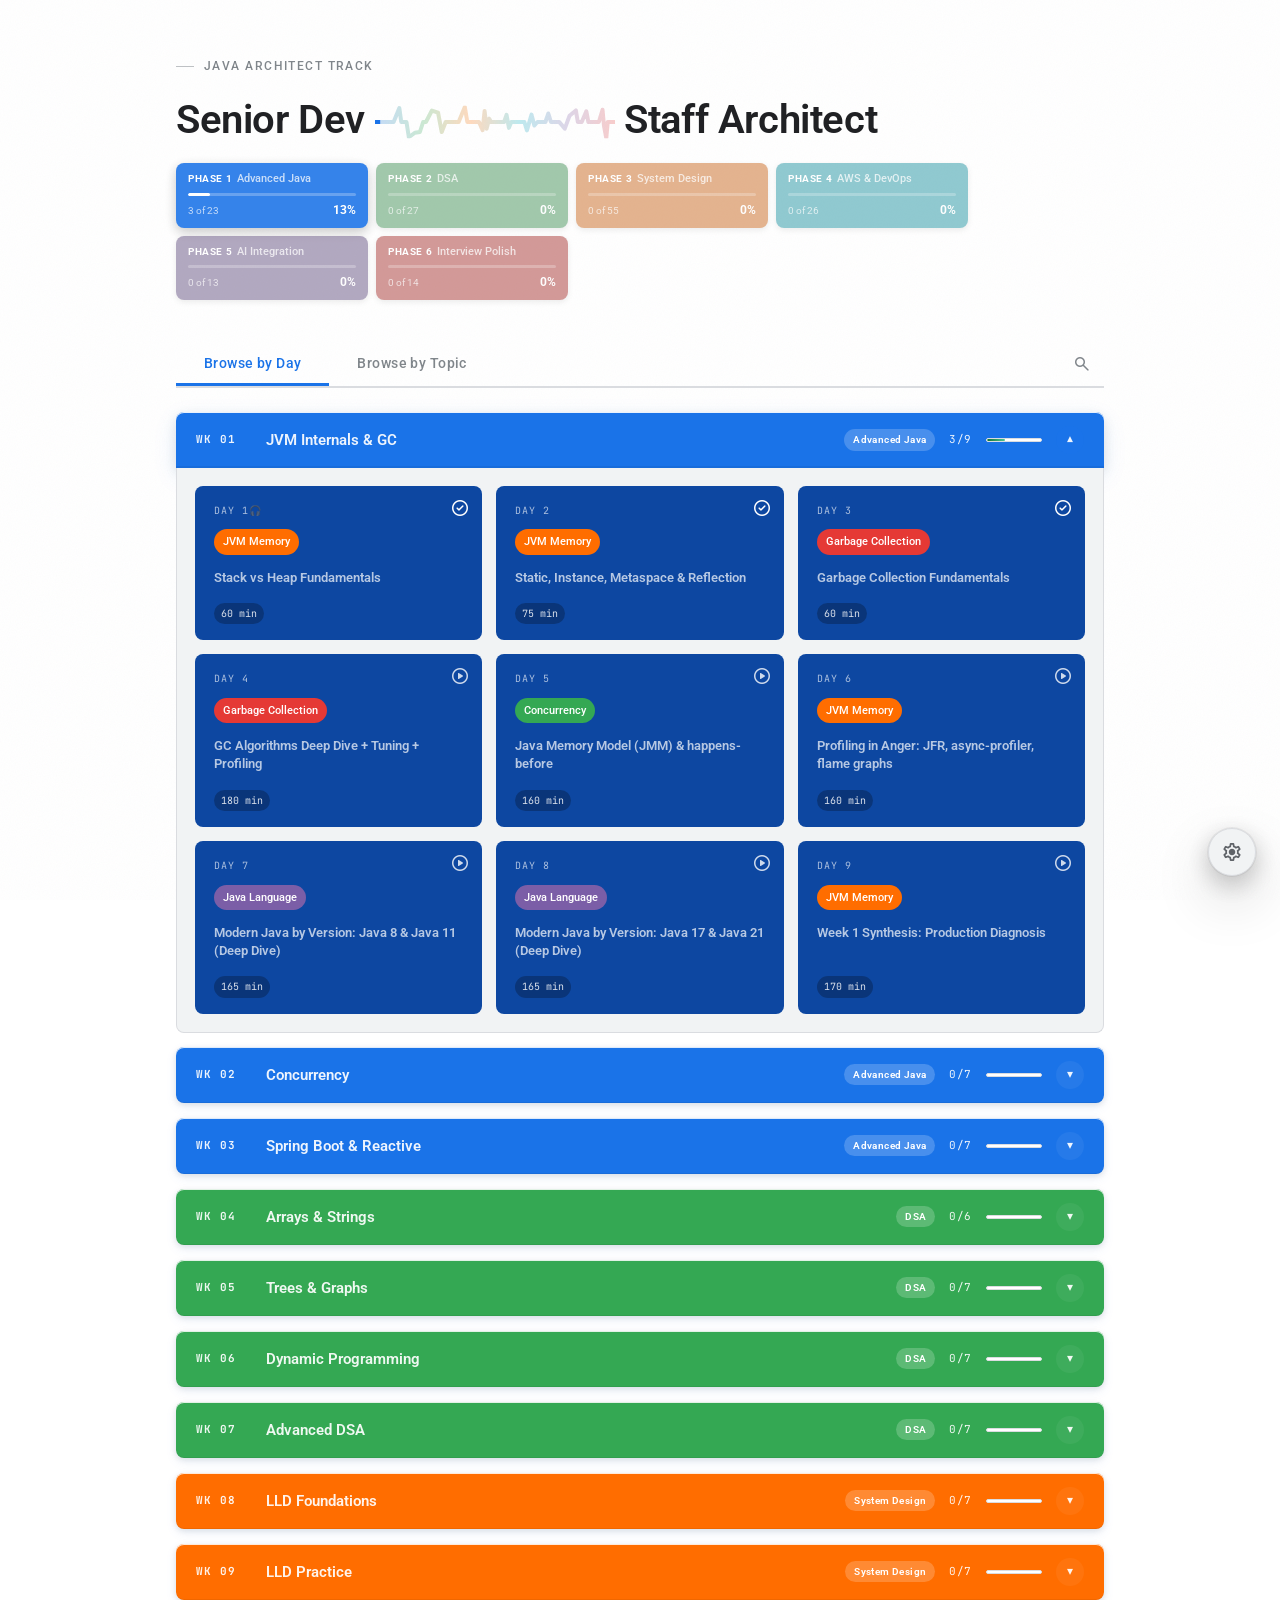
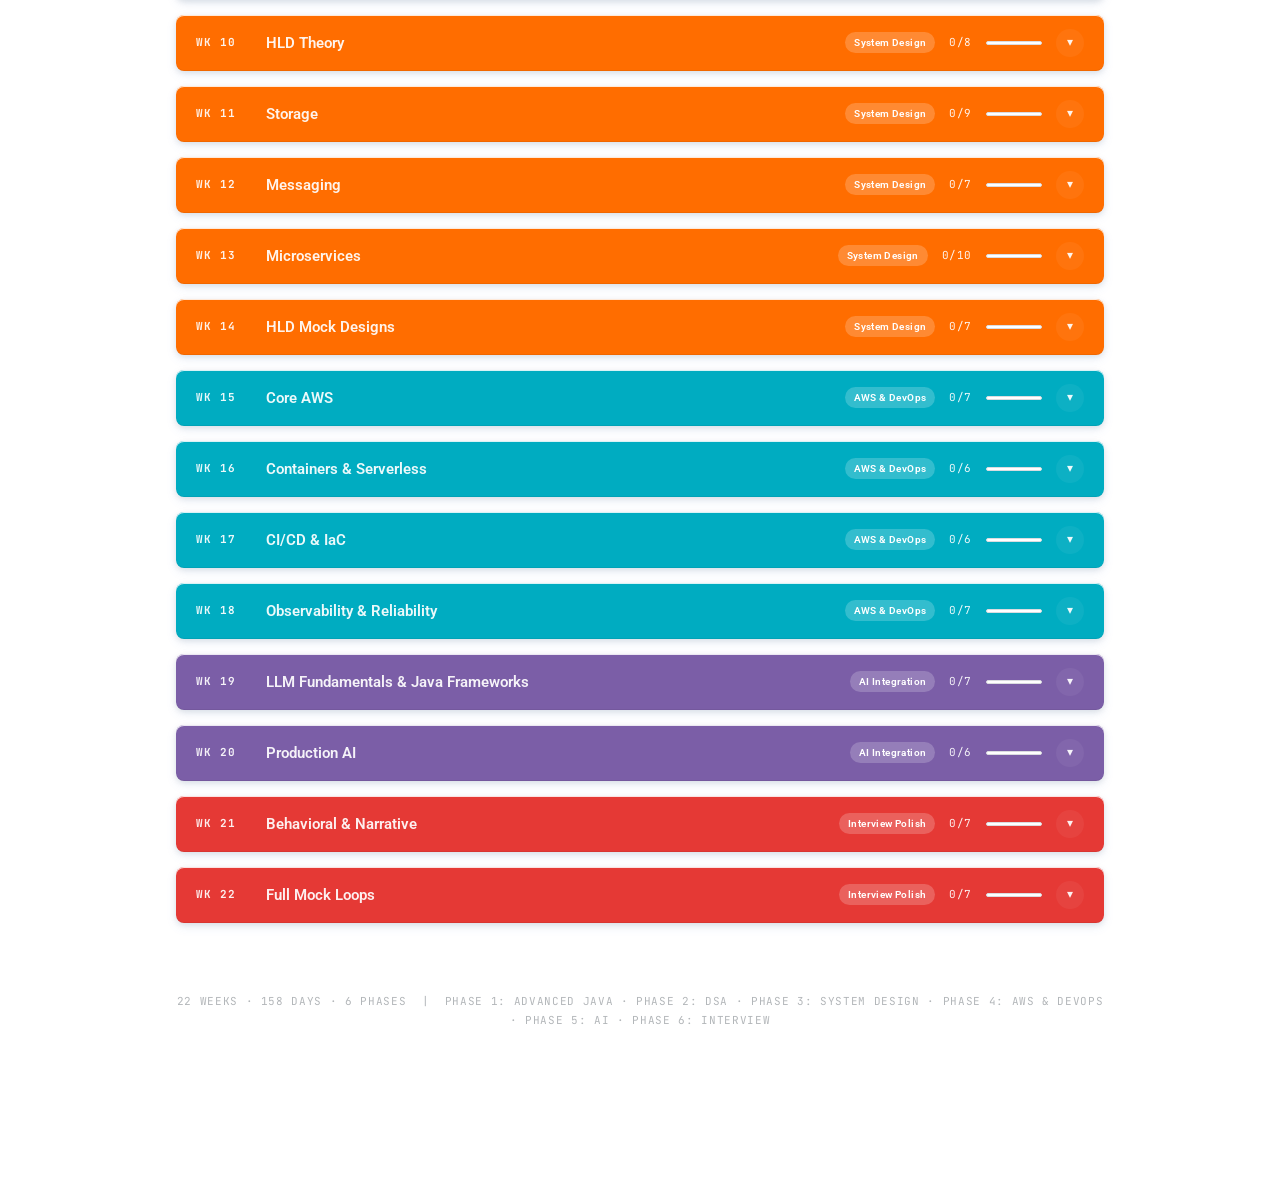
<file: index.html>
<!DOCTYPE html>
<html lang="en">
<head>
<meta charset="UTF-8">
<meta name="viewport" content="width=device-width, initial-scale=1.0">
<title>Java Architect Track &mdash; 22-Week Curriculum</title>
<link rel="preconnect" href="https://fonts.googleapis.com">
<link rel="preconnect" href="https://fonts.gstatic.com" crossorigin>
<link href="https://fonts.googleapis.com/css2?family=Fraunces:opsz,wght@9..144,400;9..144,600;9..144,800&family=JetBrains+Mono:wght@400;500;700&family=Inter+Tight:wght@400;500;600&display=swap" rel="stylesheet">
<link href="https://fonts.googleapis.com/css2?family=Material+Symbols+Rounded:opsz,wght,FILL,GRAD@24,400,1,0" rel="stylesheet">
<link rel="stylesheet" href="assets/styles.css">
<style>
  /* Landing-page only overrides */
  .hero-stat {
    display: inline-flex;
    align-items: center;
    gap: 8px;
    font-family: 'JetBrains Mono', monospace;
    font-size: 13px;
    color: var(--ink-dim);
    margin-right: 20px;
  }
  .hero-stat strong { color: var(--accent); }

  /* ── Search ───────────────────────────────────────────────── */
  .search-bar {
    display: flex;
    align-items: center;
    width: 40px;
    overflow: hidden;
    margin-bottom: -2px;
    transition: width .3s cubic-bezier(0.4,0,0.2,1);
  }
  .search-bar.open {
    width: min(320px, 55vw);
  }
  .search-icon-btn {
    background: none;
    border: none;
    padding: 8px 8px;
    color: var(--ink-faint);
    cursor: pointer;
    display: flex;
    align-items: center;
    flex-shrink: 0;
    transition: color .15s;
  }
  .search-icon-btn:hover { color: var(--ink-dim); }
  .search-bar.open .search-icon-btn { color: var(--accent); }
  .search-icon-btn .material-symbols-rounded { font-size: 20px; }
  #search-input {
    flex: 1;
    min-width: 0;
    border: none;
    background: transparent;
    color: var(--ink);
    font-family: 'Roboto', sans-serif;
    font-size: 14px;
    outline: none;
    padding: 4px 4px;
    opacity: 0;
    pointer-events: none;
    transition: opacity .2s .1s;
  }
  #search-input::placeholder { color: var(--ink-faint); }
  .search-bar.open #search-input { opacity: 1; pointer-events: all; }
  .search-close-btn {
    background: none;
    border: none;
    padding: 8px 8px;
    color: var(--ink-faint);
    cursor: pointer;
    display: flex;
    align-items: center;
    flex-shrink: 0;
    opacity: 0;
    pointer-events: none;
    transition: color .15s, opacity .15s;
  }
  .search-bar.open .search-close-btn { opacity: 1; pointer-events: all; }
  .search-close-btn:hover { color: var(--ink); }
  .search-close-btn .material-symbols-rounded { font-size: 18px; }

  /* ── Search results panel ─────────────────────────────────── */
  #search-panel { display: none; }
  #search-panel.active { display: block; }
  .search-meta {
    font-family: 'JetBrains Mono', monospace;
    font-size: 12px;
    color: var(--ink-faint);
    letter-spacing: .06em;
    text-transform: uppercase;
    margin: 20px 0 14px;
  }
  .search-meta strong { color: var(--ink-dim); }
  .search-results-grid {
    display: grid;
    grid-template-columns: repeat(auto-fill, minmax(240px, 1fr));
    gap: 12px;
  }
  .search-result-card {
    background: var(--surface);
    border: 1px solid var(--border);
    border-radius: 10px;
    padding: 14px 16px;
    text-decoration: none;
    color: inherit;
    display: flex;
    flex-direction: column;
    gap: 5px;
    transition: border-color .15s, transform .12s;
  }
  .search-result-card:hover {
    border-color: var(--accent);
    transform: translateY(-2px);
  }
  .search-result-card.locked {
    opacity: .55;
    cursor: default;
    pointer-events: none;
  }
  .src-day {
    font-family: 'JetBrains Mono', monospace;
    font-size: 11px;
    color: var(--accent);
    letter-spacing: .05em;
  }
  .src-title {
    font-size: 14px;
    font-weight: 600;
    color: var(--ink);
    line-height: 1.35;
  }
  .src-title mark {
    background: var(--md-primary-container, rgba(19,85,193,0.18));
    color: var(--md-on-primary-container, var(--ink));
    border-radius: 2px;
    padding: 0 1px;
  }
  .src-meta {
    display: flex;
    gap: 8px;
    flex-wrap: wrap;
    margin-top: 4px;
  }
  .src-topic {
    font-size: 11px;
    padding: 2px 7px;
    border-radius: 20px;
    background: var(--bg);
    color: var(--ink-dim);
    border: 1px solid var(--border);
  }
  .src-week {
    font-size: 11px;
    color: var(--ink-faint);
    align-self: center;
  }
  .search-empty {
    padding: 48px 0;
    text-align: center;
    color: var(--ink-faint);
    font-size: 14px;
  }
</style>
</head>
<body>

<div class="container-wide">

  <!-- ── HERO ─────────────────────────────────────────────── -->
  <section class="hero">
    <div class="hero-top-row">
      <div class="hero-label">Java Architect Track</div>
    </div>
    <h1>
      Senior Dev
      <span class="heartbeat-wrap">
        <svg class="heartbeat-svg" id="heartbeat-svg" viewBox="0 0 360 50" fill="none" xmlns="http://www.w3.org/2000/svg" aria-hidden="true">
        </svg>
      </span>
      Staff Architect
    </h1>

    <!-- Progress bar -->
    <div class="progress-block">
      <div class="progress-top-row">
        <div class="progress-phases">
          <!-- rendered by renderPhaseChips() in app.js -->
        </div>
        <div class="progress-meta" style="display:none">
          <span class="progress-count" id="progress-count">0 <span class="progress-of">of 158 days</span></span>
          <span class="progress-pct" id="progress-pct">0%</span>
        </div>
      </div>
      <div class="progress-bar-track" style="display:none">
        <div class="progress-bar-fill" id="progress-bar-fill" style="width:0%"></div>
      </div>
    </div>
  </section>

  <nav class="tab-nav" id="tab-nav">
    <button class="tab-btn active" data-tab="day"   onclick="switchTab('day')">Browse by Day</button>
    <button class="tab-btn"        data-tab="topic" onclick="switchTab('topic')">Browse by Topic</button>
    <div class="tab-search" id="search-wrap">
      <div class="search-bar" id="search-bar">
        <button class="search-icon-btn" id="search-trigger" onclick="toggleSearch()" title="Search (/)">
          <span class="material-symbols-rounded">search</span>
        </button>
        <input id="search-input" type="search" placeholder="Search topics, days…" autocomplete="off" oninput="handleSearch(this.value)" />
        <button class="search-close-btn" id="search-close" onclick="closeSearch()" title="Close">
          <span class="material-symbols-rounded">close</span>
        </button>
      </div>
    </div>
  </nav>

  <!-- ── BY DAY ──────────────────────────────────────────── -->
  <!-- SEARCH RESULTS -->
  <div id="search-panel"></div>

    <div class="tab-panel active" id="by-day-panel">
    <p class="section-label">All 22 Weeks</p>
    <!-- Rendered by app.js renderByDay() -->
  </div>

  <!-- ── BY TOPIC ─────────────────────────────────────────── -->
  <div class="tab-panel" id="by-topic-panel">
    <p class="section-label">By Topic</p>
    <!-- Rendered by app.js renderByTopic() -->
  </div>

  <!-- ── FOOTER ───────────────────────────────────────────── -->
  <footer>
    22 weeks &middot; 158 days &middot; 6 phases &nbsp;|&nbsp;
    Phase 1: Advanced Java &middot; Phase 2: DSA &middot; Phase 3: System Design &middot; Phase 4: AWS &amp; DevOps &middot; Phase 5: AI &middot; Phase 6: Interview
  </footer>

</div>

<script src="data/curriculum.js"></script>
<script src="assets/app.js"></script>
</body>
</html>
</file>
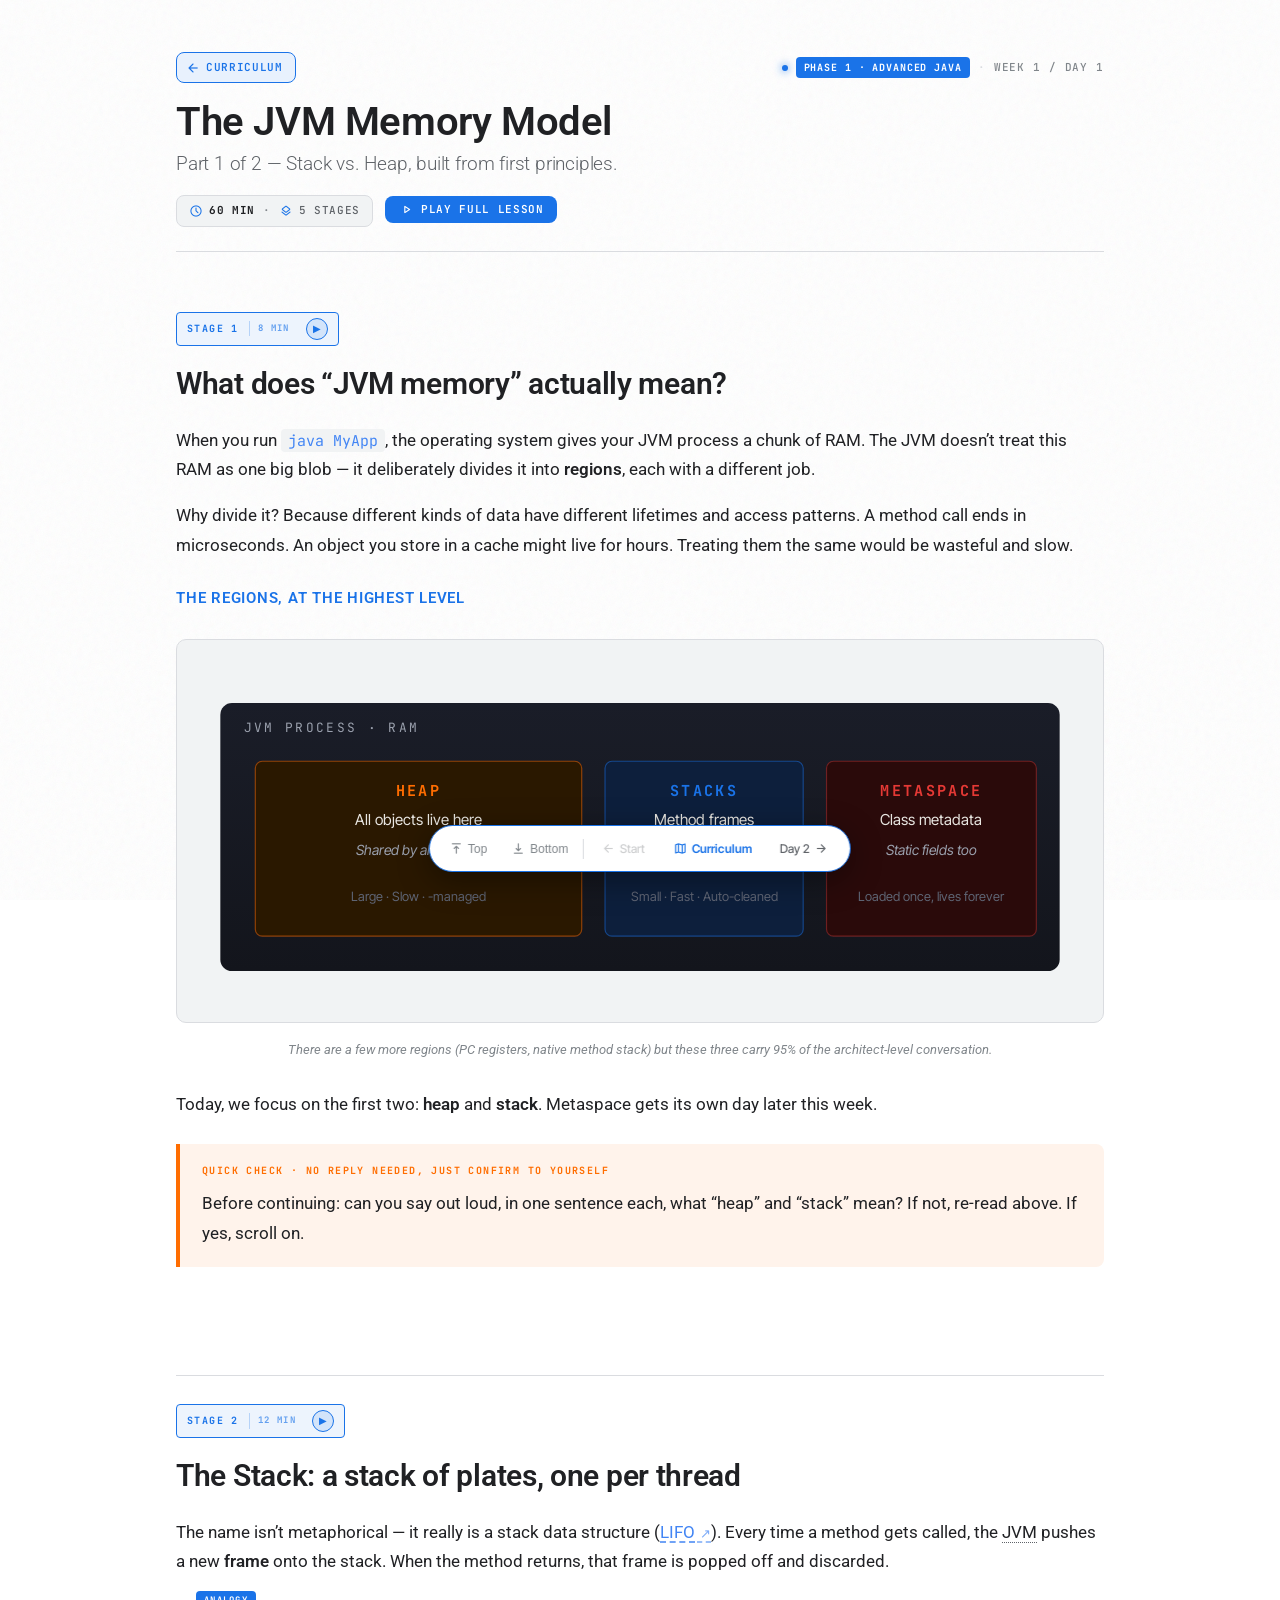
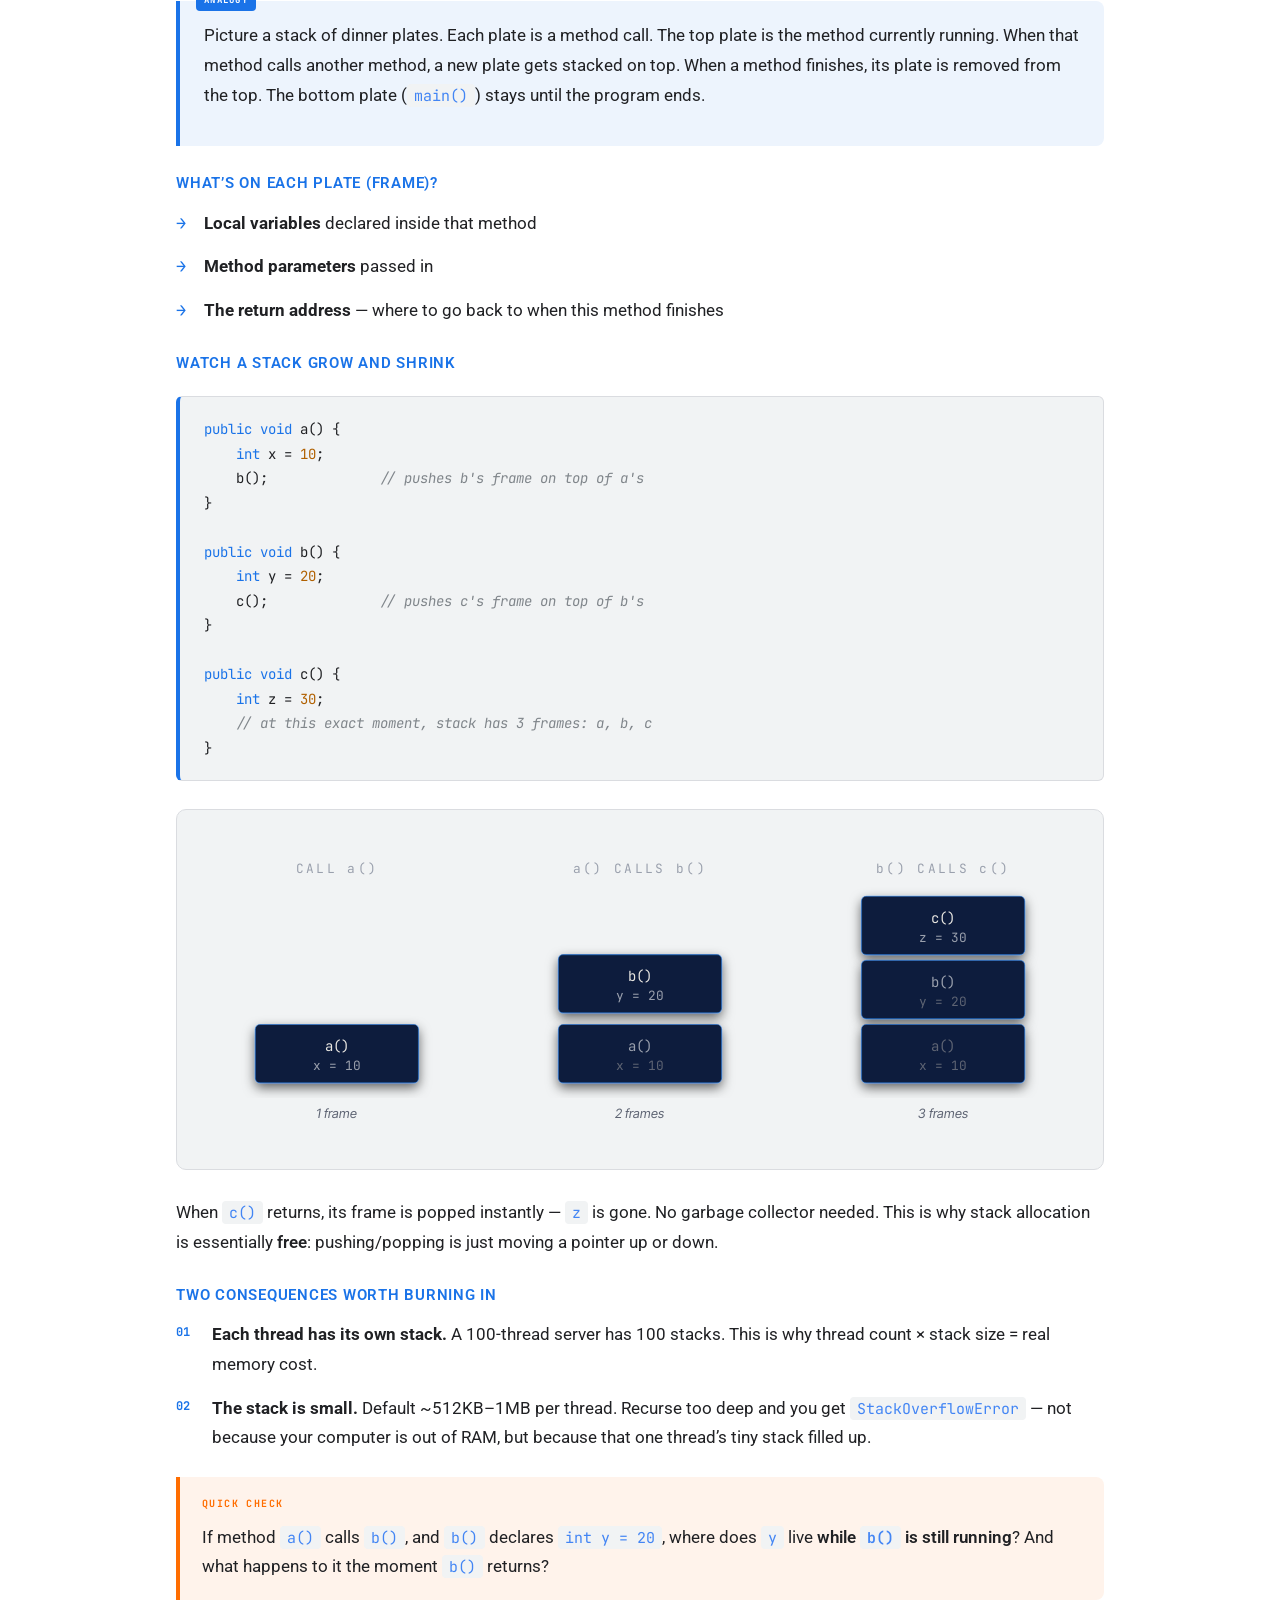
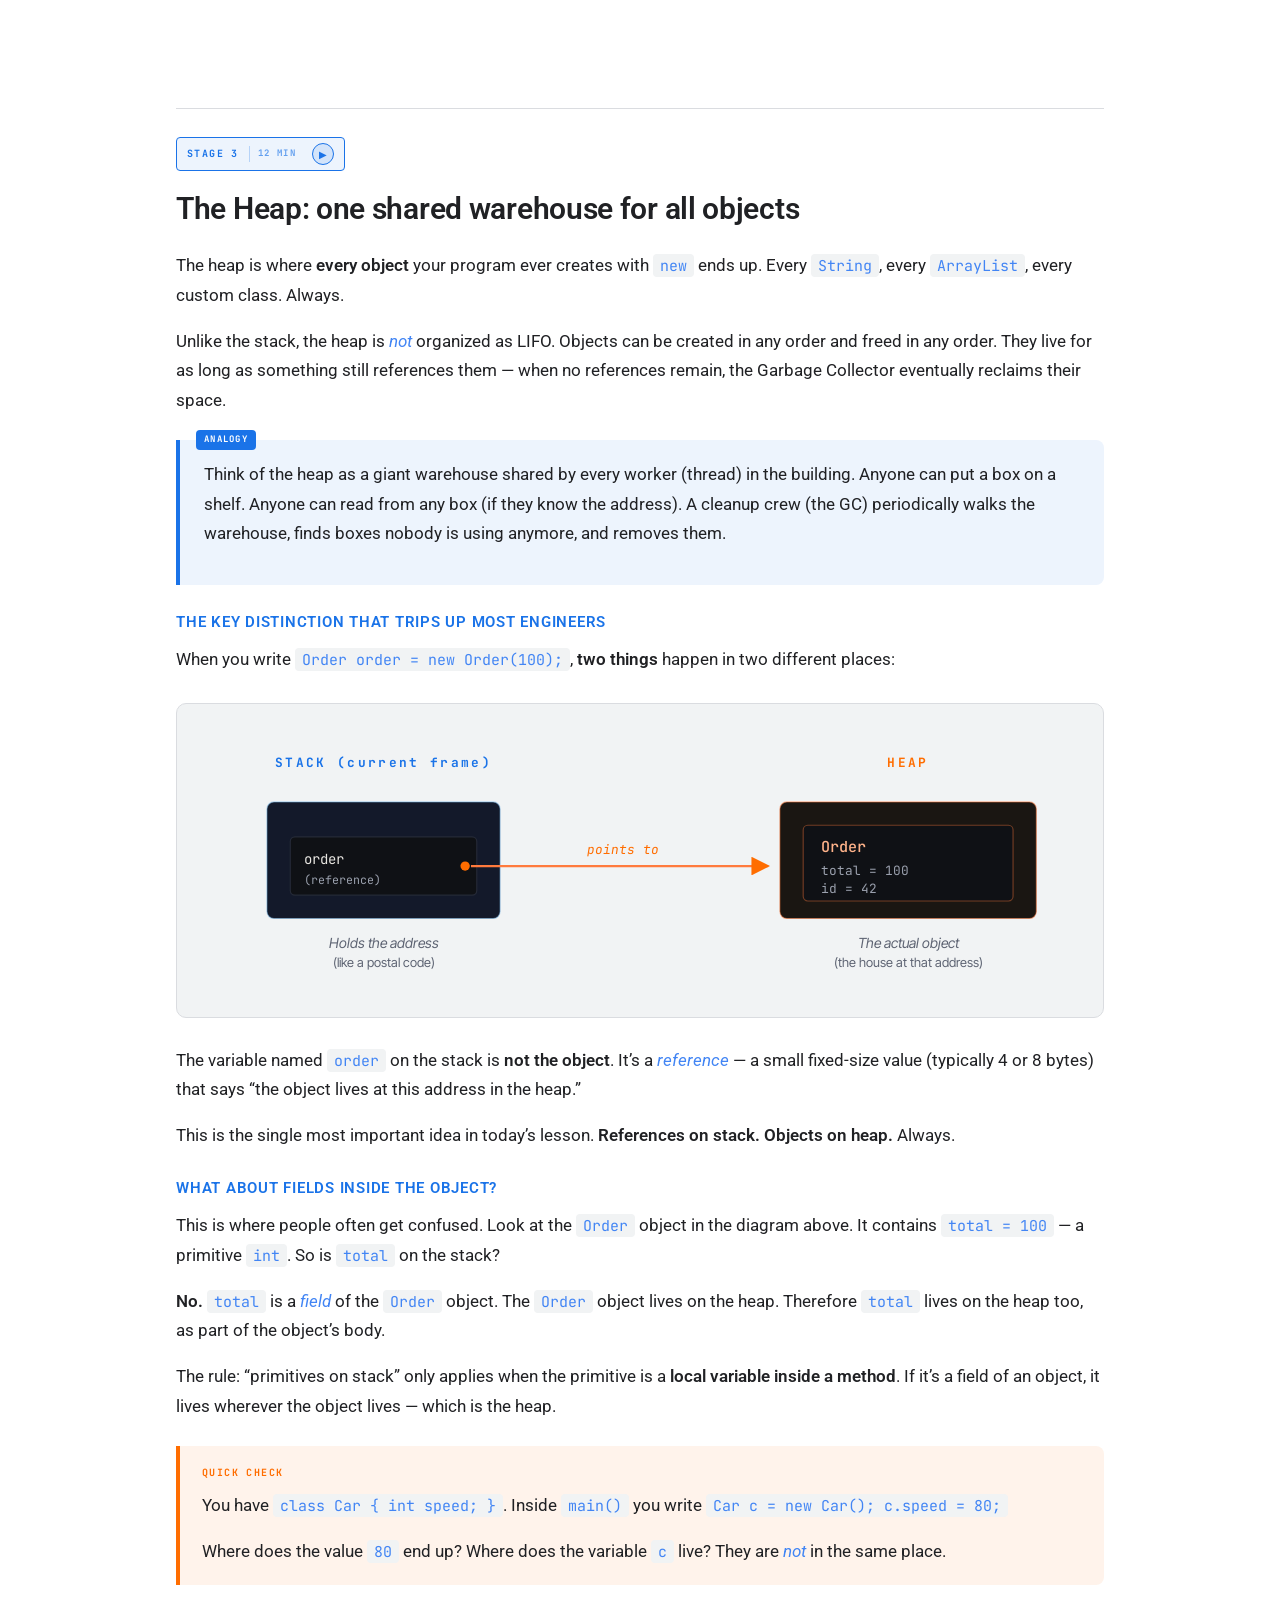
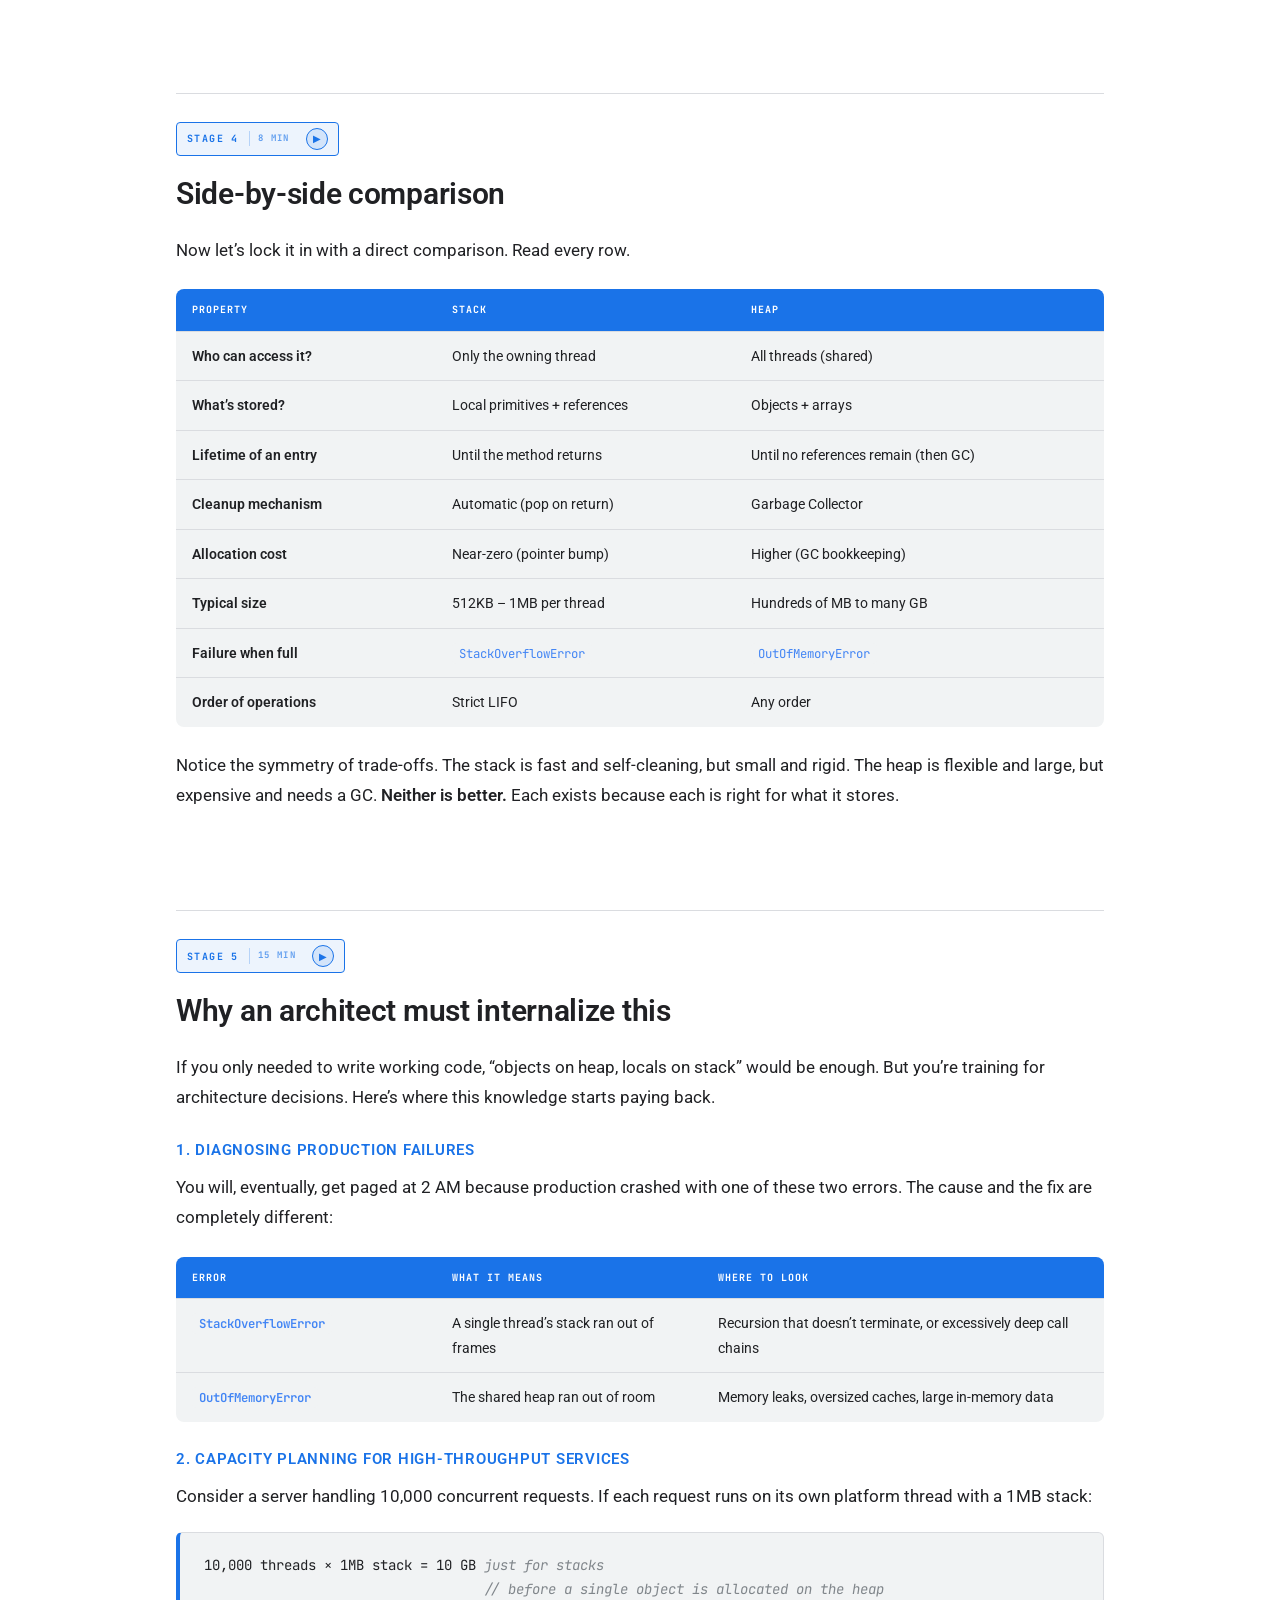
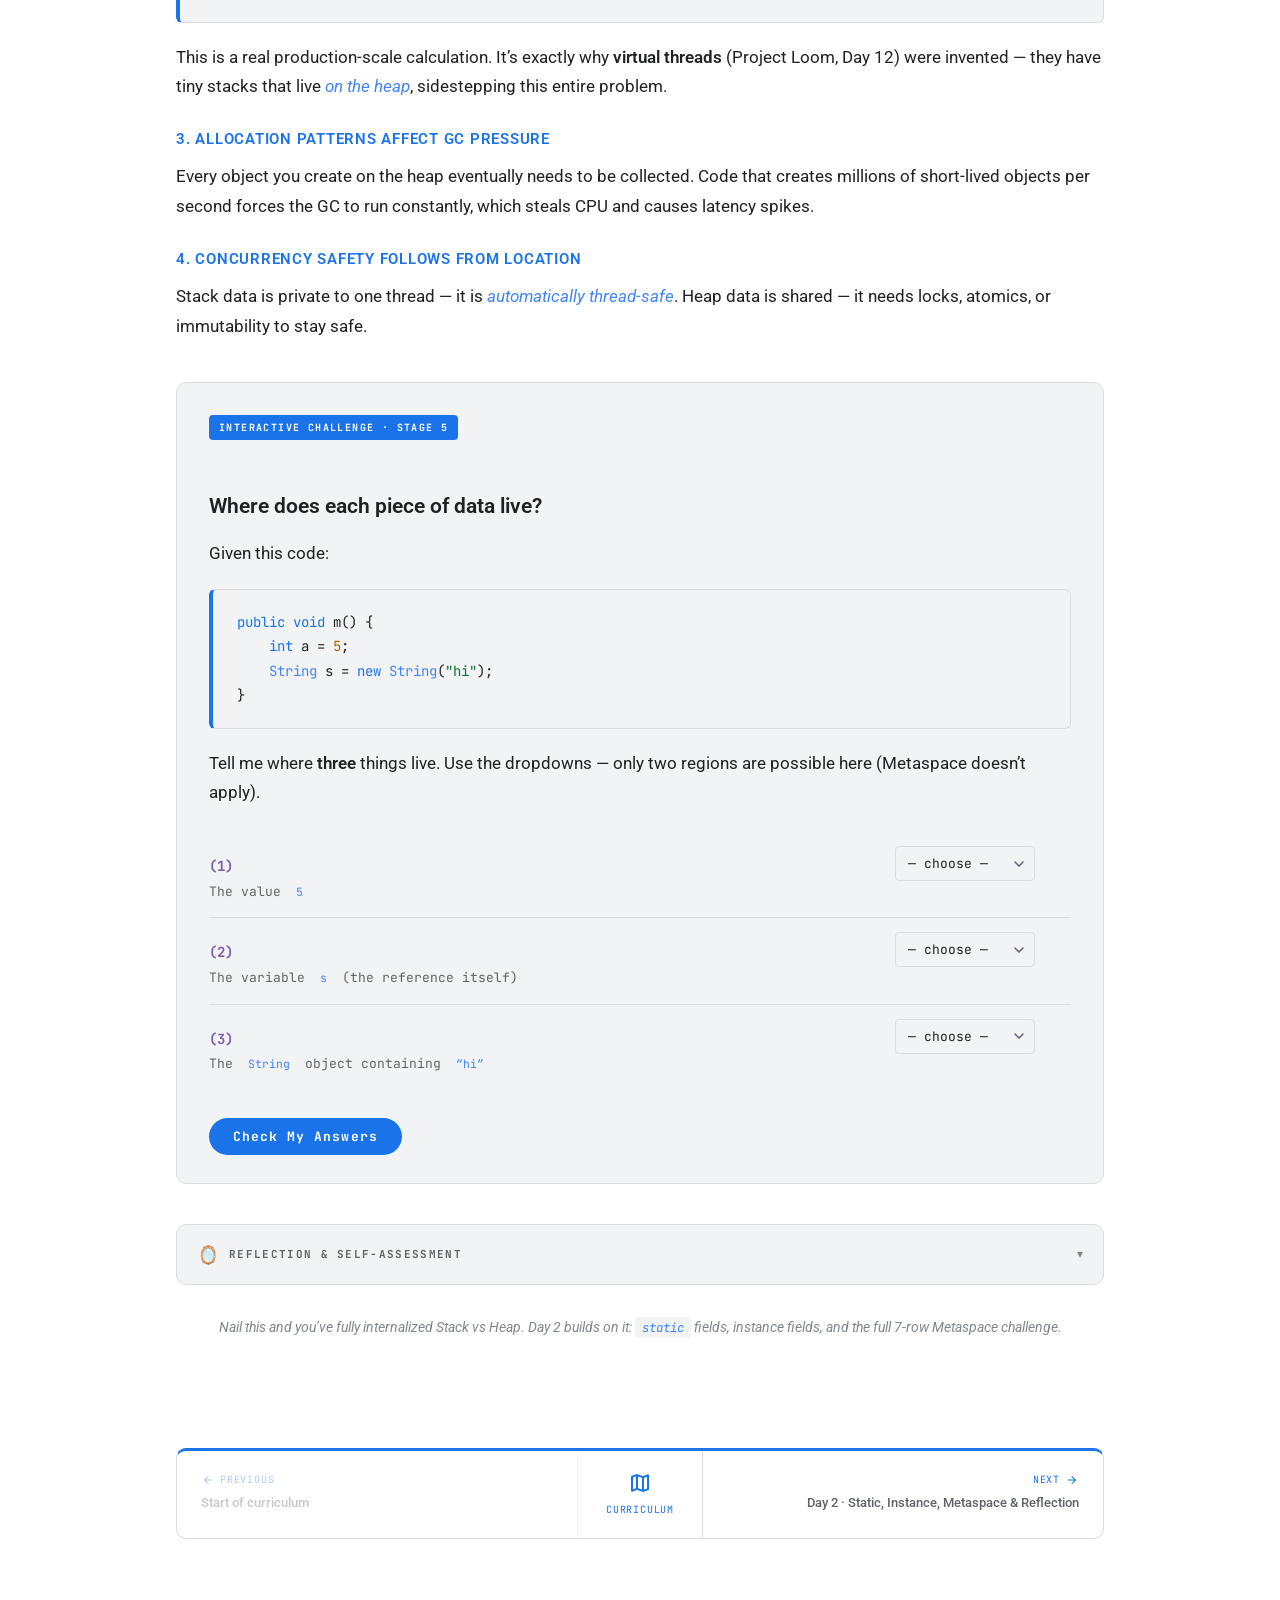
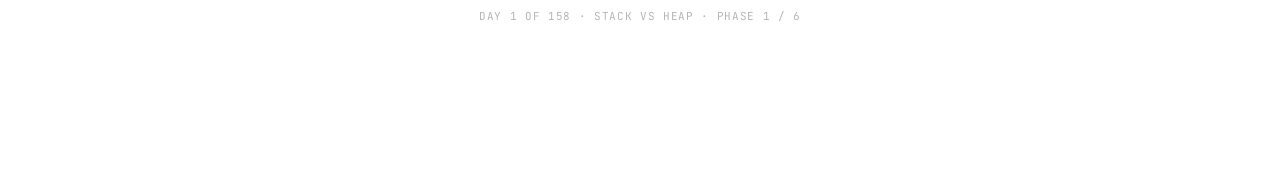
<file: week-01/day-1.html>
﻿<!DOCTYPE html>
<html lang="en">
<head>
<meta charset="UTF-8">
<meta name="viewport" content="width=device-width, initial-scale=1.0">
<title>Week 1 · Day 1 — JVM Memory Model (Stack vs Heap)</title>
<link rel="preconnect" href="https://fonts.googleapis.com">
<link rel="preconnect" href="https://fonts.gstatic.com" crossorigin>
<link href="https://fonts.googleapis.com/css2?family=Fraunces:opsz,wght@9..144,400;9..144,600;9..144,800&family=JetBrains+Mono:wght@400;500;700&family=Inter+Tight:wght@400;500;600&display=swap" rel="stylesheet">
<link rel="stylesheet" href="../assets/styles.css">
<link rel="stylesheet" href="../assets/audio-player.css">
<link rel="stylesheet" href="../assets/glossary.css">
<link rel="stylesheet" href="../assets/abbreviations.css">
<link href="https://fonts.googleapis.com/css2?family=Material+Symbols+Rounded:opsz,wght,FILL,GRAD@24,400,1,0" rel="stylesheet">
<style>:root { --phase-color: var(--phase-1); }</style>
</head>
<body>
<div class="grain"></div>

<div class="container-wide">

  <header class="lesson-header">
    <div class="lesson-header-top">
      <a href="../index.html" class="back-link">
        <span class="material-symbols-rounded">arrow_back</span>Curriculum
      </a>
      <div class="lesson-header-actions">
        <div class="meta">
          <span class="dot"></span>
          <span class="phase">Phase 1 · Advanced Java</span>
          <span class="meta-sep">·</span>
          <span>Week 1 / Day 1</span>
        </div>
      </div>
    </div>
    <h1>
      The JVM Memory Model
      <span class="sub">Part 1 of 2 — Stack vs. Heap, built from first principles.</span>
    </h1>
    <div class="lesson-header-footer">
      <div class="scope">
        <span class="material-symbols-rounded">schedule</span>
        <strong>60 min</strong>
        <span class="scope-sep">·</span>
        <span class="material-symbols-rounded">layers</span>
        <span>5 stages</span>
      </div>
      <div id="play-full-lesson-mount"></div>
    </div>
  </header>

  <!-- STAGE 1 -->
  <div class="stage" data-section="1">
    <span class="stage-tag">STAGE 1 <span class="time">8 MIN</span></span>
    <h2>What does &ldquo;JVM memory&rdquo; actually mean?</h2>

    <p>When you run <code>java MyApp</code>, the operating system gives your JVM process a chunk of RAM. The JVM doesn&rsquo;t treat this RAM as one big blob &mdash; it deliberately divides it into <strong>regions</strong>, each with a different job.</p>

    <p>Why divide it? Because different kinds of data have different lifetimes and access patterns. A method call ends in microseconds. An object you store in a cache might live for hours. Treating them the same would be wasteful and slow.</p>

    <h4>The regions, at the highest level</h4>

    <div class="diagram-svg">
      <svg viewBox="0 0 760 280" xmlns="http://www.w3.org/2000/svg" width="100%" preserveAspectRatio="xMidYMid meet" role="img" aria-label="JVM memory divided into regions">
        <defs>
          <linearGradient id="processGrad" x1="0" y1="0" x2="0" y2="1">
            <stop offset="0%" stop-color="#1a1d28"/>
            <stop offset="100%" stop-color="#13151c"/>
          </linearGradient>
          
        </defs>
        <rect x="20" y="30" width="720" height="230" rx="10" fill="url(#processGrad)"/>
        <text x="40" y="55" fill="#9aa0ad" font-family="JetBrains Mono, monospace" font-size="11" letter-spacing="2">JVM PROCESS · RAM</text>
        <rect x="50" y="80" width="280" height="150" rx="6" fill="#2A1800" stroke="#FF6D00" stroke-opacity="0.5"/>
        <text x="190" y="110" fill="#FF6D00" font-family="JetBrains Mono, monospace" font-size="13" font-weight="700" text-anchor="middle" letter-spacing="2">HEAP</text>
        <text x="190" y="135" fill="#e8e6e1" font-family="Inter Tight, sans-serif" font-size="13" text-anchor="middle">All objects live here</text>
        <text x="190" y="160" fill="#9aa0ad" font-family="Inter Tight, sans-serif" font-size="12" text-anchor="middle" font-style="italic">Shared by all threads</text>
        <text x="190" y="200" fill="#5e6473" font-family="Inter Tight, sans-serif" font-size="11" text-anchor="middle">Large · Slow · GC-managed</text>
        <rect x="350" y="80" width="170" height="150" rx="6" fill="#0D1F3C" stroke="#1A73E8" stroke-opacity="0.5"/>
        <text x="435" y="110" fill="#1A73E8" font-family="JetBrains Mono, monospace" font-size="13" font-weight="700" text-anchor="middle" letter-spacing="2">STACKS</text>
        <text x="435" y="135" fill="#e8e6e1" font-family="Inter Tight, sans-serif" font-size="13" text-anchor="middle">Method frames</text>
        <text x="435" y="160" fill="#9aa0ad" font-family="Inter Tight, sans-serif" font-size="12" text-anchor="middle" font-style="italic">One per thread</text>
        <text x="435" y="200" fill="#5e6473" font-family="Inter Tight, sans-serif" font-size="11" text-anchor="middle">Small · Fast · Auto-cleaned</text>
        <rect x="540" y="80" width="180" height="150" rx="6" fill="#2A0A0A" stroke="#E53935" stroke-opacity="0.4"/>
        <text x="630" y="110" fill="#E53935" font-family="JetBrains Mono, monospace" font-size="13" font-weight="700" text-anchor="middle" letter-spacing="2">METASPACE</text>
        <text x="630" y="135" fill="#e8e6e1" font-family="Inter Tight, sans-serif" font-size="13" text-anchor="middle">Class metadata</text>
        <text x="630" y="160" fill="#9aa0ad" font-family="Inter Tight, sans-serif" font-size="12" text-anchor="middle" font-style="italic">Static fields too</text>
        <text x="630" y="200" fill="#5e6473" font-family="Inter Tight, sans-serif" font-size="11" text-anchor="middle">Loaded once, lives forever</text>
      </svg>
    </div>
    <p class="diagram-caption">There are a few more regions (PC registers, native method stack) but these three carry 95% of the architect-level conversation.</p>

    <p>Today, we focus on the first two: <strong>heap</strong> and <strong>stack</strong>. Metaspace gets its own day later this week.</p>

    <div class="check">
      <span class="check-tag">QUICK CHECK &middot; No reply needed, just confirm to yourself</span>
      <p>Before continuing: can you say out loud, in one sentence each, what &ldquo;heap&rdquo; and &ldquo;stack&rdquo; mean? If not, re-read above. If yes, scroll on.</p>
    </div>
  </div>

  <!-- STAGE 2 -->
  <div class="stage" data-section="2">
    <span class="stage-tag">STAGE 2 <span class="time">12 MIN</span></span>
    <h2>The Stack: a stack of plates, one per thread</h2>

    <p>The name isn&rsquo;t metaphorical &mdash; it really is a stack data structure (<span data-term="lifo">LIFO</span>). Every time a method gets called, the <abbr data-abbr="JVM">JVM</abbr> pushes a new <strong>frame</strong> onto the stack. When the method returns, that frame is popped off and discarded.</p>

    <div class="analogy">
      <p>Picture a stack of dinner plates. Each plate is a method call. The top plate is the method currently running. When that method calls another method, a new plate gets stacked on top. When a method finishes, its plate is removed from the top. The bottom plate (<code>main()</code>) stays until the program ends.</p>
    </div>

    <h4>What&rsquo;s on each plate (frame)?</h4>
    <ul>
      <li><strong>Local variables</strong> declared inside that method</li>
      <li><strong>Method parameters</strong> passed in</li>
      <li><strong>The return address</strong> &mdash; where to go back to when this method finishes</li>
    </ul>

    <h4>Watch a stack grow and shrink</h4>

<pre><code><span class="kw">public void</span> a() {
    <span class="kw">int</span> x = <span class="num-lit">10</span>;
    b();              <span class="cmt">// pushes b's frame on top of a's</span>
}

<span class="kw">public void</span> b() {
    <span class="kw">int</span> y = <span class="num-lit">20</span>;
    c();              <span class="cmt">// pushes c's frame on top of b's</span>
}

<span class="kw">public void</span> c() {
    <span class="kw">int</span> z = <span class="num-lit">30</span>;
    <span class="cmt">// at this exact moment, stack has 3 frames: a, b, c</span>
}</code></pre>

    <div class="diagram-svg">
      <svg viewBox="0 0 760 260" xmlns="http://www.w3.org/2000/svg" width="100%" preserveAspectRatio="xMidYMid meet" role="img" aria-label="Stack growing through three method calls">
        <defs>
          <filter id="frameShadow" x="-15%" y="-15%" width="130%" height="140%">
            <feDropShadow dx="0" dy="4" stdDeviation="5" flood-color="rgba(0,0,0,0.6)"/>
          </filter>
        </defs>
        <text x="120" y="30" fill="#9aa0ad" font-family="JetBrains Mono, monospace" font-size="11" text-anchor="middle" letter-spacing="2">CALL a()</text>
        <text x="380" y="30" fill="#9aa0ad" font-family="JetBrains Mono, monospace" font-size="11" text-anchor="middle" letter-spacing="2">a() CALLS b()</text>
        <text x="640" y="30" fill="#9aa0ad" font-family="JetBrains Mono, monospace" font-size="11" text-anchor="middle" letter-spacing="2">b() CALLS c()</text>
        <rect x="50" y="160" width="140" height="50" rx="4" fill="#0D1F3C" stroke="#1A73E8" stroke-opacity="0.5" filter="url(#frameShadow)"/>
        <text x="120" y="183" fill="#e8e6e1" font-family="JetBrains Mono, monospace" font-size="12" text-anchor="middle">a()</text>
        <text x="120" y="199" fill="#9aa0ad" font-family="JetBrains Mono, monospace" font-size="11" text-anchor="middle">x = 10</text>
        <text x="120" y="240" fill="#5e6473" font-family="Inter Tight, sans-serif" font-size="11" text-anchor="middle" font-style="italic">1 frame</text>
        <rect x="310" y="100" width="140" height="50" rx="4" fill="#0D1F3C" stroke="#1A73E8" stroke-opacity="0.5" filter="url(#frameShadow)"/>
        <text x="380" y="123" fill="#e8e6e1" font-family="JetBrains Mono, monospace" font-size="12" text-anchor="middle">b()</text>
        <text x="380" y="139" fill="#9aa0ad" font-family="JetBrains Mono, monospace" font-size="11" text-anchor="middle">y = 20</text>
        <rect x="310" y="160" width="140" height="50" rx="4" fill="#0D1F3C" stroke="#1A73E8" stroke-opacity="0.5" filter="url(#frameShadow)"/>
        <text x="380" y="183" fill="#9aa0ad" font-family="JetBrains Mono, monospace" font-size="12" text-anchor="middle">a()</text>
        <text x="380" y="199" fill="#5e6473" font-family="JetBrains Mono, monospace" font-size="11" text-anchor="middle">x = 10</text>
        <text x="380" y="240" fill="#5e6473" font-family="Inter Tight, sans-serif" font-size="11" text-anchor="middle" font-style="italic">2 frames</text>
        <rect x="570" y="50" width="140" height="50" rx="4" fill="#0D1F3C" stroke="#1A73E8" stroke-opacity="0.5" filter="url(#frameShadow)"/>
        <text x="640" y="73" fill="#e8e6e1" font-family="JetBrains Mono, monospace" font-size="12" text-anchor="middle">c()</text>
        <text x="640" y="89" fill="#9aa0ad" font-family="JetBrains Mono, monospace" font-size="11" text-anchor="middle">z = 30</text>
        <rect x="570" y="105" width="140" height="50" rx="4" fill="#0D1F3C" stroke="#1A73E8" stroke-opacity="0.5" filter="url(#frameShadow)"/>
        <text x="640" y="128" fill="#9aa0ad" font-family="JetBrains Mono, monospace" font-size="12" text-anchor="middle">b()</text>
        <text x="640" y="144" fill="#5e6473" font-family="JetBrains Mono, monospace" font-size="11" text-anchor="middle">y = 20</text>
        <rect x="570" y="160" width="140" height="50" rx="4" fill="#0D1F3C" stroke="#1A73E8" stroke-opacity="0.5" filter="url(#frameShadow)"/>
        <text x="640" y="183" fill="#5e6473" font-family="JetBrains Mono, monospace" font-size="12" text-anchor="middle">a()</text>
        <text x="640" y="199" fill="#5e6473" font-family="JetBrains Mono, monospace" font-size="11" text-anchor="middle">x = 10</text>
        <text x="640" y="240" fill="#5e6473" font-family="Inter Tight, sans-serif" font-size="11" text-anchor="middle" font-style="italic">3 frames</text>
      </svg>
    </div>

    <p>When <code>c()</code> returns, its frame is popped instantly &mdash; <code>z</code> is gone. No garbage collector needed. This is why stack allocation is essentially <strong>free</strong>: pushing/popping is just moving a pointer up or down.</p>

    <h4>Two consequences worth burning in</h4>
    <ol>
      <li><strong>Each thread has its own stack.</strong> A 100-thread server has 100 stacks. This is why thread count &times; stack size = real memory cost.</li>
      <li><strong>The stack is small.</strong> Default ~512KB&ndash;1MB per thread. Recurse too deep and you get <code>StackOverflowError</code> &mdash; not because your computer is out of RAM, but because that one thread&rsquo;s tiny stack filled up.</li>
    </ol>

    <div class="check">
      <span class="check-tag">QUICK CHECK</span>
      <p>If method <code>a()</code> calls <code>b()</code>, and <code>b()</code> declares <code>int y = 20</code>, where does <code>y</code> live <strong>while <code>b()</code> is still running</strong>? And what happens to it the moment <code>b()</code> returns?</p>
    </div>
  </div>

  <!-- STAGE 3 -->
  <div class="stage" data-section="3">
    <span class="stage-tag">STAGE 3 <span class="time">12 MIN</span></span>
    <h2>The Heap: one shared warehouse for all objects</h2>

    <p>The heap is where <strong>every object</strong> your program ever creates with <code>new</code> ends up. Every <code>String</code>, every <code>ArrayList</code>, every custom class. Always.</p>

    <p>Unlike the stack, the heap is <em>not</em> organized as LIFO. Objects can be created in any order and freed in any order. They live for as long as something still references them &mdash; when no references remain, the Garbage Collector eventually reclaims their space.</p>

    <div class="analogy">
      <p>Think of the heap as a giant warehouse shared by every worker (thread) in the building. Anyone can put a box on a shelf. Anyone can read from any box (if they know the address). A cleanup crew (the GC) periodically walks the warehouse, finds boxes nobody is using anymore, and removes them.</p>
    </div>

    <h4>The key distinction that trips up most engineers</h4>

    <p>When you write <code>Order order = new Order(100);</code>, <strong>two things</strong> happen in two different places:</p>

    <div class="diagram-svg">
      <svg viewBox="0 0 760 220" xmlns="http://www.w3.org/2000/svg" width="100%" preserveAspectRatio="xMidYMid meet" role="img" aria-label="Reference on stack pointing to object on heap">
        <defs>
          <marker id="arr1" viewBox="0 0 10 10" refX="9" refY="5" markerWidth="8" markerHeight="8" orient="auto">
            <path d="M 0 0 L 10 5 L 0 10 z" fill="#FF6D00"/>
          </marker>
        </defs>
        <text x="160" y="30" fill="#1A73E8" font-family="JetBrains Mono, monospace" font-size="11" font-weight="700" text-anchor="middle" letter-spacing="2">STACK (current frame)</text>
        <rect x="60" y="60" width="200" height="100" rx="6" fill="#13192a" stroke="#7ab8e8" stroke-opacity="0.5"/>
        <rect x="80" y="90" width="160" height="50" rx="4" fill="#0f1115" stroke="#252a37"/>
        <text x="92" y="113" fill="#e8e6e1" font-family="JetBrains Mono, monospace" font-size="12">order</text>
        <text x="92" y="130" fill="#9aa0ad" font-family="JetBrains Mono, monospace" font-size="10">(reference)</text>
        <circle cx="230" cy="115" r="4" fill="#FF6D00"/>
        <text x="160" y="185" fill="#5e6473" font-family="Inter Tight, sans-serif" font-size="12" font-style="italic" text-anchor="middle">Holds the address</text>
        <text x="160" y="202" fill="#5e6473" font-family="Inter Tight, sans-serif" font-size="11" text-anchor="middle">(like a postal code)</text>
        <path d="M 235 115 L 490 115" fill="none" stroke="#ff7a3d" stroke-width="2" marker-end="url(#arr1)"/>
        <text x="365" y="105" fill="#FF6D00" font-family="JetBrains Mono, monospace" font-size="11" text-anchor="middle" font-style="italic">points to</text>
        <text x="610" y="30" fill="#FF6D00" font-family="JetBrains Mono, monospace" font-size="11" font-weight="700" text-anchor="middle" letter-spacing="2">HEAP</text>
        <rect x="500" y="60" width="220" height="100" rx="6" fill="#1a1612" stroke="#ff7a3d" stroke-opacity="0.5"/>
        <rect x="520" y="80" width="180" height="65" rx="4" fill="#0f1115" stroke="#ff7a3d" stroke-opacity="0.4"/>
        <text x="535" y="103" fill="#ffb38a" font-family="JetBrains Mono, monospace" font-size="13" font-weight="500">Order</text>
        <text x="535" y="123" fill="#9aa0ad" font-family="JetBrains Mono, monospace" font-size="11">total = 100</text>
        <text x="535" y="138" fill="#9aa0ad" font-family="JetBrains Mono, monospace" font-size="11">id = 42</text>
        <text x="610" y="185" fill="#5e6473" font-family="Inter Tight, sans-serif" font-size="12" font-style="italic" text-anchor="middle">The actual object</text>
        <text x="610" y="202" fill="#5e6473" font-family="Inter Tight, sans-serif" font-size="11" text-anchor="middle">(the house at that address)</text>
      </svg>
    </div>

    <p>The variable named <code>order</code> on the stack is <strong>not the object</strong>. It&rsquo;s a <em>reference</em> &mdash; a small fixed-size value (typically 4 or 8 bytes) that says &ldquo;the object lives at this address in the heap.&rdquo;</p>

    <p>This is the single most important idea in today&rsquo;s lesson. <strong>References on stack. Objects on heap.</strong> Always.</p>

    <h4>What about fields inside the object?</h4>

    <p>This is where people often get confused. Look at the <code>Order</code> object in the diagram above. It contains <code>total = 100</code> &mdash; a primitive <code>int</code>. So is <code>total</code> on the stack?</p>

    <p><strong>No.</strong> <code>total</code> is a <em>field</em> of the <code>Order</code> object. The <code>Order</code> object lives on the heap. Therefore <code>total</code> lives on the heap too, as part of the object&rsquo;s body.</p>

    <p>The rule: &ldquo;primitives on stack&rdquo; only applies when the primitive is a <strong>local variable inside a method</strong>. If it&rsquo;s a field of an object, it lives wherever the object lives &mdash; which is the heap.</p>

    <div class="check">
      <span class="check-tag">QUICK CHECK</span>
      <p>You have <code>class Car { int speed; }</code>. Inside <code>main()</code> you write <code>Car c = new Car(); c.speed = 80;</code></p>
      <p>Where does the value <code>80</code> end up? Where does the variable <code>c</code> live? They are <em>not</em> in the same place.</p>
    </div>
  </div>

  <!-- STAGE 4 -->
  <div class="stage" data-section="4">
    <span class="stage-tag">STAGE 4 <span class="time">8 MIN</span></span>
    <h2>Side-by-side comparison</h2>

    <p>Now let&rsquo;s lock it in with a direct comparison. Read every row.</p>

    <div class="compare-wrap"><table class="compare">
      <thead>
        <tr><th>Property</th><th>Stack</th><th>Heap</th></tr>
      </thead>
      <tbody>
        <tr><td>Who can access it?</td><td>Only the owning thread</td><td>All threads (shared)</td></tr>
        <tr><td>What&rsquo;s stored?</td><td>Local primitives + references</td><td>Objects + arrays</td></tr>
        <tr><td>Lifetime of an entry</td><td>Until the method returns</td><td>Until no references remain (then GC)</td></tr>
        <tr><td>Cleanup mechanism</td><td>Automatic (pop on return)</td><td>Garbage Collector</td></tr>
        <tr><td>Allocation cost</td><td>Near-zero (pointer bump)</td><td>Higher (GC bookkeeping)</td></tr>
        <tr><td>Typical size</td><td>512KB &ndash; 1MB per thread</td><td>Hundreds of MB to many GB</td></tr>
        <tr><td>Failure when full</td><td><code>StackOverflowError</code></td><td><code>OutOfMemoryError</code></td></tr>
        <tr><td>Order of operations</td><td>Strict LIFO</td><td>Any order</td></tr>
      </tbody>
    </table></div>
    <p>Notice the symmetry of trade-offs. The stack is fast and self-cleaning, but small and rigid. The heap is flexible and large, but expensive and needs a GC. <strong>Neither is better.</strong> Each exists because each is right for what it stores.</p>
  </div>

  <!-- STAGE 5 — Architect implications + interactive challenge -->
  <div class="stage" data-section="5">
    <span class="stage-tag">STAGE 5 <span class="time">15 MIN</span></span>
    <h2>Why an architect must internalize this</h2>

    <p>If you only needed to write working code, &ldquo;objects on heap, locals on stack&rdquo; would be enough. But you&rsquo;re training for architecture decisions. Here&rsquo;s where this knowledge starts paying back.</p>

    <h4>1. Diagnosing production failures</h4>
    <p>You will, eventually, get paged at 2 AM because production crashed with one of these two errors. The cause and the fix are completely different:</p>

    <div class="compare-wrap"><table class="compare">
      <thead>
        <tr><th>Error</th><th>What it means</th><th>Where to look</th></tr>
      </thead>
      <tbody>
        <tr>
          <td><code>StackOverflowError</code></td>
          <td>A single thread&rsquo;s stack ran out of frames</td>
          <td>Recursion that doesn&rsquo;t terminate, or excessively deep call chains</td>
        </tr>
        <tr>
          <td><code>OutOfMemoryError</code></td>
          <td>The shared heap ran out of room</td>
          <td>Memory leaks, oversized caches, large in-memory data</td>
        </tr>
      </tbody>
    </table></div>
    <h4>2. Capacity planning for high-throughput services</h4>
    <p>Consider a server handling 10,000 concurrent requests. If each request runs on its own platform thread with a 1MB stack:</p>

<pre><code>10,000 threads &times; 1MB stack = 10 GB <span class="cmt">just for stacks</span>
                                   <span class="cmt">// before a single object is allocated on the heap</span></code></pre>

    <p>This is a real production-scale calculation. It&rsquo;s exactly why <strong>virtual threads</strong> (Project Loom, Day 12) were invented &mdash; they have tiny stacks that live <em>on the heap</em>, sidestepping this entire problem.</p>

    <h4>3. Allocation patterns affect GC pressure</h4>
    <p>Every object you create on the heap eventually needs to be collected. Code that creates millions of short-lived objects per second forces the GC to run constantly, which steals CPU and causes latency spikes.</p>

    <h4>4. Concurrency safety follows from location</h4>
    <p>Stack data is private to one thread &mdash; it is <em>automatically thread-safe</em>. Heap data is shared &mdash; it needs locks, atomics, or immutability to stay safe.</p>

    <!-- ── INTERACTIVE CHALLENGE ─────────────────────────── -->
    <div class="challenge-form" id="challenge-1-1">
      <span class="challenge-tag">INTERACTIVE CHALLENGE · STAGE 5</span>
      <h3>Where does each piece of data live?</h3>

      <p>Given this code:</p>
<pre><code><span class="kw">public void</span> m() {
    <span class="kw">int</span> a = <span class="num-lit">5</span>;
    <span class="typ">String</span> s = <span class="kw">new</span> <span class="typ">String</span>(<span class="str">"hi"</span>);
}</code></pre>

      <p>Tell me where <strong>three</strong> things live. Use the dropdowns &mdash; only two regions are possible here (Metaspace doesn&rsquo;t apply).</p>

      <div class="form-rows">
        <!-- q1 -->
        <div class="form-row">
          <label class="form-label">
            <strong>(1)</strong> The value <code>5</code>
          </label>
          <select class="select-answer" name="q1">
            <option value="">— choose —</option>
            <option value="STACK">STACK</option>
            <option value="HEAP">HEAP</option>
          </select>
          <span class="result-icon" id="r-1-1-q1"></span>
          <p class="hint-text" id="h-1-1-q1"></p>
          <p class="explanation-text" id="e-1-1-q1">Local primitive <code>int a = 5</code> — the value lives directly in the method's stack frame.</p>
        </div>
        <!-- q2 -->
        <div class="form-row">
          <label class="form-label">
            <strong>(2)</strong> The variable <code>s</code> (the reference itself)
          </label>
          <select class="select-answer" name="q2">
            <option value="">— choose —</option>
            <option value="STACK">STACK</option>
            <option value="HEAP">HEAP</option>
          </select>
          <span class="result-icon" id="r-1-1-q2"></span>
          <p class="hint-text" id="h-1-1-q2"></p>
          <p class="explanation-text" id="e-1-1-q2">The reference variable <code>s</code> is a local variable — 8 bytes in the method's stack frame. The object it points to is a separate question.</p>
        </div>
        <!-- q3 -->
        <div class="form-row">
          <label class="form-label">
            <strong>(3)</strong> The <code>String</code> object containing <code>&ldquo;hi&rdquo;</code>
          </label>
          <select class="select-answer" name="q3">
            <option value="">— choose —</option>
            <option value="STACK">STACK</option>
            <option value="HEAP">HEAP</option>
          </select>
          <span class="result-icon" id="r-1-1-q3"></span>
          <p class="hint-text" id="h-1-1-q3"></p>
          <p class="explanation-text" id="e-1-1-q3">Every object created with <code>new</code> goes to the heap — no exceptions. The <em>variable</em> <code>s</code> is on the stack; the <em>object</em> it references is on the heap.</p>
        </div>
      </div>

      <div class="form-actions">
        <button class="btn-check" onclick="validateChallenge('1-1')">Check My Answers</button>
        <button class="btn-show-answers" id="show-btn-1-1" onclick="showAnswers('1-1')" style="display:none">Show Answers</button>
      </div>

      <div class="score-display" id="score-1-1"></div>

      <div class="unlock-banner" id="unlock-1-1">
        <strong style="color:var(--green)">✅ Day 1 complete!</strong> Day 2 is now unlocked &mdash;
        <a href="day-2.html">Static, Instance &amp; Metaspace →</a>
      </div>
    </div>

    
  <!-- ── REFLECTION ──────────────────────────────────────── -->
  <div class="reflection">
    <div class="reflection-header" onclick="toggleReflection(this)">
      <span class="reflection-icon">🪞</span>
      <span class="reflection-title">Reflection &amp; Self-Assessment</span>
      <span class="reflection-chevron">▾</span>
    </div>
    <div class="reflection-body">

      <div class="takeaways">
        <div class="takeaways-label">Key Takeaways</div>
        <ul>
          <li>Every <strong>local variable</strong> (primitive or reference) lives on the <strong>stack</strong> — the stack frame is destroyed when the method returns.</li>
          <li>Every <strong>object created with <code>new</code></strong> lives on the <strong>heap</strong> — it outlives the method that created it.</li>
          <li>A reference on the stack is just a pointer (8 bytes) — the object it points to is a separate heap allocation. <em>Never confuse the two.</em></li>
        </ul>
      </div>

      <div class="reflection-prompts">
        <div class="reflection-prompt">
          <span class="prompt-num">01</span>
          <p class="prompt-text">Without looking at the diagram, draw the JVM memory regions from memory and label what each stores. Could you do it in a system design interview right now?</p>
        </div>
        <div class="reflection-prompt">
          <span class="prompt-num">02</span>
          <p class="prompt-text">A colleague's service throws <code>OutOfMemoryError: Java heap space</code> — but only at peak trading hours, not off-peak. What's your first hypothesis? What data would you look for?</p>
        </div>
        <div class="reflection-prompt">
          <span class="prompt-num">03</span>
          <p class="prompt-text">In your own codebase, which object do you think has the longest heap lifetime? Is it intentional, or could it be a hidden leak?</p>
        </div>
      </div>

      <div class="confidence-block">
        <div class="confidence-label">How confident do you feel about today's material?</div>
        <div class="confidence-btns">
          <button class="conf-btn" data-day="1-1" data-level="1" onclick="saveConfidence('1-1', 1)">😕 Not yet — need another pass</button>
          <button class="conf-btn" data-day="1-1" data-level="2" onclick="saveConfidence('1-1', 2)">🤔 Getting there — mostly clear</button>
          <button class="conf-btn" data-day="1-1" data-level="3" onclick="saveConfidence('1-1', 3)">✅ Solid — I could explain this</button>
        </div>
        <div class="confidence-saved" id="conf-saved-1-1"></div>
      </div>

    </div>
  </div>

  <p style="margin-top: 30px; color: var(--ink-faint); font-size: 14px; font-style: italic; text-align: center;">Nail this and you&rsquo;ve fully internalized Stack vs Heap. Day 2 builds on it: <code>static</code> fields, instance fields, and the full 7-row Metaspace challenge.</p>
  </div>

  <footer>
    DAY 1 OF 158 &middot; STACK VS HEAP &middot; PHASE 1 / 6
  </footer>

</div>

<script src="../data/curriculum.js"></script>
<script src="../assets/app.js"></script>
<script src="../assets/audio-player.js"></script>
<script src="../data/glossary.js"></script>
<script src="../assets/glossary.js"></script>
<script src="../data/abbreviations.js"></script>
<script src="../assets/abbreviations.js"></script>
<script>
  document.addEventListener('DOMContentLoaded', () => { initReflection('1-1'); });
</script>
</body>
</html>
</file>
<file: assets/styles.css>
﻿/* ============================================================
   Java Architect Track â€” Shared Design System
   Used by: index.html + all week-XX/day-Y.html lesson pages
   ============================================================ */

/* â”€â”€ Roboto â€” M3's typeface, imported once here â”€â”€ */
@import url('https://fonts.googleapis.com/css2?family=Roboto:wght@300;400;500;700&family=Roboto+Mono:wght@400;500&display=swap');

/* ── Global scrollbar ─────────────────────────────────────── */
* { scrollbar-width: thin; scrollbar-color: var(--line) transparent; }
::-webkit-scrollbar { width: 6px; height: 6px; }
::-webkit-scrollbar-track { background: transparent; }
::-webkit-scrollbar-thumb { background: var(--line); border-radius: 99px; }
::-webkit-scrollbar-thumb:hover { background: var(--ink-faint); }
::-webkit-scrollbar-corner { background: transparent; }

/* â”€â”€ Design tokens â”€â”€â”€â”€â”€â”€â”€â”€â”€â”€â”€â”€â”€â”€â”€â”€â”€â”€â”€â”€â”€â”€â”€â”€â”€â”€â”€â”€â”€â”€â”€â”€â”€â”€â”€â”€â”€â”€â”€ */
:root {
  /* â•â• M3 Color Tokens â€” seed #1A73E8 (Google Blue), Light â•â•
     Values derived from M3 tonal palette mapping (skill: material-3).
     Primary palette tone 40 â†’ primary; tone 90 â†’ primaryContainer; etc. */

  /* M3 sys color roles â€” seed #1A73E8, Light
     Surfaces use primary-tinted blue (Google Workspace style)
     so the theme reads unmistakably "Google Material" */
  --md-primary:              #1A73E8;   /* Google Blue â€” brand primary */
  --md-on-primary:           #FFFFFF;
  --md-primary-container:    #D2E3FC;   /* primary-tinted container */
  --md-on-primary-container: #001B3E;
  --md-secondary:            #5F6368;   /* Google gray */
  --md-secondary-container:  #E8EAED;
  --md-tertiary:             #7B5EA7;   /* Google purple */
  --md-tertiary-container:   #EDE7F6;
  --md-error:                #C5221F;   /* Google red */
  --md-error-container:      #FDECEA;
  --md-surface:              #FFFFFF;   /* pure white */
  --md-surface-low:          #FFFFFF;   /* pure white */
  --md-surface-container:    #F1F3F4;   /* Google gray-100 */
  --md-surface-high:         #E8EAED;   /* Google gray-200 */
  --md-surface-highest:      #FFFFFF;
  --md-on-surface:           #202124;
  --md-on-surface-variant:   #5F6368;
  --md-outline:              #80868B;
  --md-outline-variant:      #DADCE0;

  /* Semantic aliases */
  --bg:            var(--md-surface);
  --bg-elev:       var(--md-surface-highest);
  --bg-code:       var(--md-surface-container);
  --surface:       var(--md-surface-container);
  --border:        var(--md-outline-variant);
  --ink:           var(--md-on-surface);
  --ink-dim:       var(--md-on-surface-variant);
  --ink-faint:     var(--md-outline);
  --ink-faint2:    rgba(128,134,139,0.5);
  --accent:        var(--md-primary);
  --accent-soft:   #4285F4;            /* Google Blue 400 */
  --accent-tonal:  rgba(26,115,232,0.12);
  --line:          var(--md-outline-variant);
  --green:         #137333;            /* Google Green */
  --yellow:        #B06000;            /* Google Amber */
  --red:           var(--md-error);
  --blue:          var(--md-primary);
  --purple:        var(--md-tertiary);


  /* Phase header colors (bright â€” week headers) */
  --phase-1: #1A73E8;
  --phase-2: #34A853;
  --phase-3: #FF6D00;
  --phase-4: #00ACC1;
  --phase-5: #7B5EA7;
  --phase-6: #E53935;

  /* Phase card colors (dark â€” day card backgrounds, readable white text) */
  --phase-1-dark: #0D47A1;   /* Blue 900   */
  --phase-2-dark: #1B5E20;   /* Green 900  */
  --phase-3-dark: #BF360C;   /* Orange 900 */
  --phase-4-dark: #006064;   /* Cyan 900   */
  --phase-5-dark: #311B92;   /* Purple 900 */
  --phase-6-dark: #B71C1C;   /* Red 900    */

  /* Shape */
  --radius-sm:     4px;
  --radius-md:     8px;
  --radius-lg:     10px;
  --radius-xl:     20px;

  /* M3 elevation shadows â€” light */
  /* outer: key(umbra) + ambient(penumbra) + tonal; inner: inset top highlight + inset bottom depth */
  --shadow-1:
    0 1px 2px rgba(0,0,0,0.10),
    0 1px 3px rgba(26,115,232,0.06),
    inset 0 1px 0 rgba(255,255,255,0.80),
    inset 0 -1px 0 rgba(0,0,0,0.04);
  --shadow-2:
    0 2px 6px rgba(0,0,0,0.10),
    0 4px 12px rgba(26,115,232,0.08),
    inset 0 1px 0 rgba(255,255,255,0.85),
    inset 0 -1px 0 rgba(0,0,0,0.06);
  --shadow-3:
    0 4px 12px rgba(0,0,0,0.10),
    0 8px 24px rgba(26,115,232,0.10),
    inset 0 1px 0 rgba(255,255,255,0.90),
    inset 0 -2px 0 rgba(0,0,0,0.06);
  --shadow-4:
    0 8px 20px rgba(0,0,0,0.12),
    0 16px 40px rgba(26,115,232,0.12),
    inset 0 1px 0 rgba(255,255,255,0.90),
    inset 0 -2px 0 rgba(0,0,0,0.08);

  /* M3 motion */
  --ease-standard: cubic-bezier(0.2, 0, 0, 1);
  --ease-decel:    cubic-bezier(0, 0, 0, 1);
  --dur-short:     150ms;
  --dur-medium:    250ms;
}

/* â•â• M3 Dark / Night â€” Google blue dark â•â• */
@media (prefers-color-scheme: dark) {
  :root {
    --md-primary:              #7BAAF7;   /* Google Blue lighter for dark */
    --md-on-primary:           #003087;
    --md-primary-container:    #1A56BB;
    --md-on-primary-container: #D2E3FC;
    --md-secondary:            #9AA0A6;
    --md-secondary-container:  #3C4043;
    --md-tertiary:             #CF86FA;
    --md-tertiary-container:   #5B3080;
    --md-error:                #F28B82;
    --md-error-container:      #8C1D18;
    --md-surface:              #111111;   /* near-black bg */
    --md-surface-low:          #1A1A1A;
    --md-surface-container:    #222222;   /* dark card â€” slightly lighter than bg */
    --md-surface-high:         #2A2A2A;
    --md-surface-highest:      #333333;
    --md-on-surface:           #C8C8C8;
    --md-on-surface-variant:   #9AA0A6;
    --md-outline:              #5F6368;
    --md-outline-variant:      #3C4043;
    --accent-soft:   #AECBFA;
    --accent-tonal:  rgba(123,170,247,0.15);
    --green:         #81C995;
    --yellow:        #FDD663;
    --shadow-1:
      0 1px 2px rgba(0,0,0,0.55),
      0 1px 4px rgba(0,0,0,0.35),
      inset 0 1px 0 rgba(255,255,255,0.05),
      inset 0 -1px 0 rgba(0,0,0,0.20);
    --shadow-2:
      0 2px 6px rgba(0,0,0,0.55),
      0 4px 12px rgba(0,0,0,0.40),
      inset 0 1px 0 rgba(255,255,255,0.06),
      inset 0 -1px 0 rgba(0,0,0,0.25);
    --shadow-3:
      0 4px 12px rgba(0,0,0,0.55),
      0 8px 24px rgba(0,0,0,0.40),
      inset 0 1px 0 rgba(255,255,255,0.07),
      inset 0 -2px 0 rgba(0,0,0,0.28);
    --shadow-4:
      0 8px 20px rgba(0,0,0,0.60),
      0 16px 40px rgba(0,0,0,0.45),
      inset 0 1px 0 rgba(255,255,255,0.07),
      inset 0 -2px 0 rgba(0,0,0,0.30);
  }
}

/* Dark theme phase color overrides â€” muted so they don't burn on dark bg */
@media (prefers-color-scheme: dark) {
  :root {
    --phase-1:      #1A56BB;   --phase-1-dark: #1E4D9A;
    --phase-2:      #2A7A3F;   --phase-2-dark: #1E5C30;
    --phase-3:      #CC5500;   --phase-3-dark: #A34200;
    --phase-4:      #008799;   --phase-4-dark: #006680;
    --phase-5:      #5E4490;   --phase-5-dark: #45277A;
    --phase-6:      #C0312E;   --phase-6-dark: #8F2020;
  }
}
[data-theme="dark"] {
  --phase-1:      #1A56BB;   --phase-1-dark: #1E4D9A;
  --phase-2:      #2A7A3F;   --phase-2-dark: #1E5C30;
  --phase-3:      #CC5500;   --phase-3-dark: #A34200;
  --phase-4:      #008799;   --phase-4-dark: #006680;
  --phase-5:      #5E4490;   --phase-5-dark: #45277A;
  --phase-6:      #C0312E;   --phase-6-dark: #8F2020;
}

/* Manual dark toggle */
[data-theme="dark"] {
  --md-primary:              #7BAAF7;
  --md-on-primary:           #003087;
  --md-primary-container:    #1A56BB;
  --md-on-primary-container: #D2E3FC;
  --md-secondary:            #9AA0A6;
  --md-secondary-container:  #3C4043;
  --md-tertiary:             #CF86FA;
  --md-tertiary-container:   #5B3080;
  --md-error:                #F28B82;
  --md-error-container:      #8C1D18;
  --md-surface:              #111111;
  --md-surface-low:          #1A1A1A;
  --md-surface-container:    #222222;
  --md-surface-high:         #2A2A2A;
  --md-surface-highest:      #333333;
  --md-on-surface:           #C8C8C8;
  --md-on-surface-variant:   #9AA0A6;
  --md-outline:              #5F6368;
  --md-outline-variant:      #3C4043;
  --accent-soft:   #AECBFA;
  --accent-tonal:  rgba(123,170,247,0.15);
  --green:         #81C995;
  --yellow:        #FDD663;
  --shadow-1:
    0 1px 2px rgba(0,0,0,0.55),
    0 1px 4px rgba(0,0,0,0.35),
    inset 0 1px 0 rgba(255,255,255,0.05),
    inset 0 -1px 0 rgba(0,0,0,0.20);
  --shadow-2:
    0 2px 6px rgba(0,0,0,0.55),
    0 4px 12px rgba(0,0,0,0.40),
    inset 0 1px 0 rgba(255,255,255,0.06),
    inset 0 -1px 0 rgba(0,0,0,0.25);
  --shadow-3:
    0 4px 12px rgba(0,0,0,0.55),
    0 8px 24px rgba(0,0,0,0.40),
    inset 0 1px 0 rgba(255,255,255,0.07),
    inset 0 -2px 0 rgba(0,0,0,0.28);
  --shadow-4:
    0 8px 20px rgba(0,0,0,0.60),
    0 16px 40px rgba(0,0,0,0.45),
    inset 0 1px 0 rgba(255,255,255,0.07),
    inset 0 -2px 0 rgba(0,0,0,0.30);
}

/* Manual light toggle â€” mirrors :root defaults */
[data-theme="light"] {
  --phase-1: #1A73E8;   --phase-1-dark: #0D47A1;
  --phase-2: #34A853;   --phase-2-dark: #1B5E20;
  --phase-3: #FF6D00;   --phase-3-dark: #BF360C;
  --phase-4: #00ACC1;   --phase-4-dark: #006064;
  --phase-5: #7B5EA7;   --phase-5-dark: #311B92;
  --phase-6: #E53935;   --phase-6-dark: #B71C1C;
  --md-primary:              #1A73E8;
  --md-on-primary:           #FFFFFF;
  --md-primary-container:    #D2E3FC;
  --md-on-primary-container: #001B3E;
  --md-secondary:            #5F6368;
  --md-secondary-container:  #E8EAED;
  --md-tertiary:             #7B5EA7;
  --md-tertiary-container:   #EDE7F6;
  --md-error:                #C5221F;
  --md-error-container:      #FDECEA;
  --md-surface:              #FFFFFF;
  --md-surface-low:          #F8F9FA;
  --md-surface-container:    #F1F3F4;
  --md-surface-high:         #E8EAED;
  --md-surface-highest:      #FFFFFF;
  --md-on-surface:           #202124;
  --md-on-surface-variant:   #5F6368;
  --md-outline:              #80868B;
  --md-outline-variant:      #DADCE0;
  --accent-soft:   #4285F4;
  --accent-tonal:  rgba(26,115,232,0.12);
  --green:         #137333;
  --yellow:        #B06000;
  --shadow-1:
    0 1px 2px rgba(0,0,0,0.10),
    0 1px 3px rgba(26,115,232,0.06),
    inset 0 1px 0 rgba(255,255,255,0.80),
    inset 0 -1px 0 rgba(0,0,0,0.04);
  --shadow-2:
    0 2px 6px rgba(0,0,0,0.10),
    0 4px 12px rgba(26,115,232,0.08),
    inset 0 1px 0 rgba(255,255,255,0.85),
    inset 0 -1px 0 rgba(0,0,0,0.06);
  --shadow-3:
    0 4px 12px rgba(0,0,0,0.10),
    0 8px 24px rgba(26,115,232,0.10),
    inset 0 1px 0 rgba(255,255,255,0.90),
    inset 0 -2px 0 rgba(0,0,0,0.06);
  --shadow-4:
    0 8px 20px rgba(0,0,0,0.12),
    0 16px 40px rgba(26,115,232,0.12),
    inset 0 1px 0 rgba(255,255,255,0.90),
    inset 0 -2px 0 rgba(0,0,0,0.08);
}

/* â”€â”€ Reset â”€â”€â”€â”€â”€â”€â”€â”€â”€â”€â”€â”€â”€â”€â”€â”€â”€â”€â”€â”€â”€â”€â”€â”€â”€â”€â”€â”€â”€â”€â”€â”€â”€â”€â”€â”€â”€â”€â”€â”€â”€â”€â”€â”€â”€â”€â”€ */
*, *::before, *::after { box-sizing: border-box; margin: 0; padding: 0; }
html { scroll-behavior: smooth; }

/* â”€â”€ Base â”€â”€â”€â”€â”€â”€â”€â”€â”€â”€â”€â”€â”€â”€â”€â”€â”€â”€â”€â”€â”€â”€â”€â”€â”€â”€â”€â”€â”€â”€â”€â”€â”€â”€â”€â”€â”€â”€â”€â”€â”€â”€â”€â”€â”€â”€â”€â”€â”€ */
body {
  background-color: var(--bg);
  background-image:
    url("data:image/svg+xml,%3Csvg viewBox='0 0 200 200' xmlns='http://www.w3.org/2000/svg'%3E%3Cfilter id='n'%3E%3CfeTurbulence type='fractalNoise' baseFrequency='0.85'/%3E%3C/filter%3E%3Crect width='100%25' height='100%25' filter='url(%23n)' opacity='0.04'/%3E%3C/svg%3E");
  background-size: 200px 200px;
  background-attachment: fixed;
  color: var(--ink);
  font-family: 'Roboto', sans-serif;
  font-size: 17px;
  line-height: 1.75;
  transition: background-color var(--dur-medium) var(--ease-standard),
              color var(--dur-medium) var(--ease-standard);
}
[data-theme="dark"] body {
  background-image:
    url("data:image/svg+xml,%3Csvg viewBox='0 0 200 200' xmlns='http://www.w3.org/2000/svg'%3E%3Cfilter id='n'%3E%3CfeTurbulence type='fractalNoise' baseFrequency='0.85'/%3E%3C/filter%3E%3Crect width='100%25' height='100%25' filter='url(%23n)' opacity='0.04'/%3E%3C/svg%3E"),
    radial-gradient(circle, rgba(255,255,255,0.09) 1px, transparent 1px);
  background-size: 200px 200px, 24px 24px;
}
[data-theme="light"] body {
  background-image:
    url("data:image/svg+xml,%3Csvg viewBox='0 0 200 200' xmlns='http://www.w3.org/2000/svg'%3E%3Cfilter id='n'%3E%3CfeTurbulence type='fractalNoise' baseFrequency='0.85'/%3E%3C/filter%3E%3Crect width='100%25' height='100%25' filter='url(%23n)' opacity='0.04'/%3E%3C/svg%3E");
  background-size: 200px 200px;
}
@media (prefers-color-scheme: dark) {
  body {
    background-image:
      url("data:image/svg+xml,%3Csvg viewBox='0 0 200 200' xmlns='http://www.w3.org/2000/svg'%3E%3Cfilter id='n'%3E%3CfeTurbulence type='fractalNoise' baseFrequency='0.85'/%3E%3C/filter%3E%3Crect width='100%25' height='100%25' filter='url(%23n)' opacity='0.04'/%3E%3C/svg%3E"),
      radial-gradient(circle, rgba(255,255,255,0.09) 1px, transparent 1px);
    background-size: 200px 200px, 24px 24px;
  }
}
.grain {
  position: fixed;
  inset: 0;
  pointer-events: none;
  z-index: 1;
  background-image: url("data:image/svg+xml,%3Csvg viewBox='0 0 200 200' xmlns='http://www.w3.org/2000/svg'%3E%3Cfilter id='n'%3E%3CfeTurbulence type='fractalNoise' baseFrequency='0.85'/%3E%3C/filter%3E%3Crect width='100%25' height='100%25' filter='url(%23n)'/%3E%3C/svg%3E");
  opacity: 0.04;
}



/* â”€â”€ Layout containers â”€â”€â”€â”€â”€â”€â”€â”€â”€â”€â”€â”€â”€â”€â”€â”€â”€â”€â”€â”€â”€â”€â”€â”€â”€â”€â”€â”€â”€â”€â”€â”€â”€â”€â”€ */
.container {
  max-width: 820px;
  margin: 0 auto;
  padding: 60px 32px 120px;
  position: relative;
  z-index: 2;
}
.container-wide {
  max-width: 80%;
  margin: 0 auto;
  padding: 32px 48px 120px;
  position: relative;
  z-index: 2;
}

/* â”€â”€ Typography â”€â”€â”€â”€â”€â”€â”€â”€â”€â”€â”€â”€â”€â”€â”€â”€â”€â”€â”€â”€â”€â”€â”€â”€â”€â”€â”€â”€â”€â”€â”€â”€â”€â”€â”€â”€â”€â”€â”€â”€â”€â”€â”€ */
h1 {
  font-family: 'Roboto', sans-serif;
  font-weight: 800;
  font-size: clamp(26px, 4vw, 40px);
  font-weight: 600;
  line-height: 1.15;
  letter-spacing: -0.01em;
  margin-bottom: 20px;
}
h1 .sub {
  display: block;
  font-style: normal;
  font-weight: 300;
  color: var(--ink-dim);
  font-size: 0.48em;
  letter-spacing: 0;
  margin-top: 8px;
  letter-spacing: -0.01em;
}
h2 {
  font-family: 'Roboto', sans-serif;
  font-weight: 600;
  font-size: 30px;
  letter-spacing: -0.01em;
  margin-bottom: 24px;
  line-height: 1.2;
}
h3 {
  font-family: 'Roboto', sans-serif;
  font-weight: 600;
  font-size: 21px;
  margin: 36px 0 14px;
  color: var(--ink);
}
h4 {
  font-family: 'Roboto', sans-serif;
  font-weight: 600;
  font-size: 15px;
  margin: 24px 0 10px;
  color: var(--phase-color, var(--accent));
  text-transform: uppercase;
  letter-spacing: 0.05em;
}
p { margin-bottom: 16px; }
p strong { color: var(--ink); font-weight: 600; }
p em { color: var(--accent-soft); font-style: italic; }

/* â”€â”€ Inline code â”€â”€â”€â”€â”€â”€â”€â”€â”€â”€â”€â”€â”€â”€â”€â”€â”€â”€â”€â”€â”€â”€â”€â”€â”€â”€â”€â”€â”€â”€â”€â”€â”€â”€â”€â”€â”€â”€â”€â”€â”€â”€ */
code {
  font-family: 'JetBrains Mono', monospace;
  font-size: 0.88em;
  background: var(--bg-code);
  padding: 2px 7px;
  border-radius: var(--radius-sm);
  color: var(--accent-soft);
  border: none;
}

/* â”€â”€ Code blocks â”€â”€â”€â”€â”€â”€â”€â”€â”€â”€â”€â”€â”€â”€â”€â”€â”€â”€â”€â”€â”€â”€â”€â”€â”€â”€â”€â”€â”€â”€â”€â”€â”€â”€â”€â”€â”€â”€â”€â”€â”€â”€ */
pre {
  background: var(--bg-code);
  border: 1px solid var(--border);
  border-left: 4px solid var(--phase-color, var(--accent));
  border-radius: 6px;
  box-shadow: none;
  padding: 20px 24px;
  overflow-x: auto;
  margin: 20px 0;
  font-family: 'JetBrains Mono', monospace;
  font-size: 14px;
  line-height: 1.75;
  color: var(--ink);
}
pre code {
  background: none;
  border: none;
  padding: 0;
  color: var(--ink);
  font-size: inherit;
}

/* Syntax highlight helpers */
.kw        { color: var(--blue); }
.str       { color: var(--green); }
.cmt       { color: var(--ink-faint); font-style: italic; }
.typ       { color: var(--accent-soft); }
.num-lit   { color: var(--yellow); }
.line-label {
  color: var(--purple);
  font-weight: 700;
  background: rgba(177,138,224,0.12);
  padding: 1px 6px;
  border-radius: 4px;
}

/* â”€â”€ Lists â”€â”€â”€â”€â”€â”€â”€â”€â”€â”€â”€â”€â”€â”€â”€â”€â”€â”€â”€â”€â”€â”€â”€â”€â”€â”€â”€â”€â”€â”€â”€â”€â”€â”€â”€â”€â”€â”€â”€â”€â”€â”€â”€â”€â”€â”€â”€â”€ */
ul, ol { margin: 12px 0 20px; padding-left: 0; list-style: none; }
ul li, ol li { position: relative; padding-left: 28px; margin-bottom: 14px; }
ul li::before {
  content: '\2192';
  position: absolute;
  left: 0; top: 0;
  color: var(--accent);
  font-family: 'JetBrains Mono', monospace;
}
ol { counter-reset: item; }
ol li { counter-increment: item; padding-left: 36px; }
ol li::before {
  content: counter(item, decimal-leading-zero);
  position: absolute;
  left: 0; top: 2px;
  color: var(--accent);
  font-family: 'JetBrains Mono', monospace;
  font-size: 12px;
  font-weight: 700;
}

/* â”€â”€ SVG diagram wrapper â”€â”€â”€â”€â”€â”€â”€â”€â”€â”€â”€â”€â”€â”€â”€â”€â”€â”€â”€â”€â”€â”€â”€â”€â”€â”€â”€â”€â”€â”€â”€â”€â”€â”€â”€ */
.diagram-svg {
  background: var(--bg-code);
  border: 1px solid var(--border);
  border-radius: var(--radius-lg);
  padding: 28px 20px;
  margin: 28px 0;
  box-shadow: none;
}
.diagram-svg svg {
  display: block;
  max-width: 100%;
  height: auto;
  min-width: 280px;
}
.diagram-svg svg { width: 100%; height: auto; display: block; }
.diagram-caption {
  text-align: center;
  color: var(--ink-faint);
  font-size: 13px;
  font-style: italic;
  margin-top: -12px;
  margin-bottom: 28px;
}

/* â”€â”€ Tables â”€â”€â”€â”€â”€â”€â”€â”€â”€â”€â”€â”€â”€â”€â”€â”€â”€â”€â”€â”€â”€â”€â”€â”€â”€â”€â”€â”€â”€â”€â”€â”€â”€â”€â”€â”€â”€â”€â”€â”€â”€â”€â”€â”€â”€â”€â”€ */
.compare-wrap {
  overflow-x: auto;
  -webkit-overflow-scrolling: touch;
  border-radius: var(--radius-md);
  border: none;
  box-shadow: none;
  margin: 24px 0;
}
.compare {
  width: 100%;
  min-width: 480px;
  border-collapse: collapse;
  background: var(--bg-code);
  font-size: 14px;
  margin: 0;
  border: none;
  border-radius: 0;
}
.compare th, .compare td {
  padding: 12px 16px;
  text-align: left;
  border-bottom: 1px solid var(--border);
  vertical-align: top;
}
.compare th {
  background: var(--phase-color, var(--accent));
  color: #fff;
  font-weight: 700;
  font-family: 'JetBrains Mono', monospace;
  font-size: 10px;
  letter-spacing: 0.1em;
  text-transform: uppercase;
}
.compare tr:last-child td { border-bottom: none; }
.compare td:first-child { font-weight: 600; color: var(--ink); width: 28%; }

/* â”€â”€ Lesson page header â”€â”€â”€â”€â”€â”€â”€â”€â”€â”€â”€â”€â”€â”€â”€â”€â”€â”€â”€â”€â”€â”€â”€â”€â”€â”€â”€â”€â”€â”€â”€â”€â”€â”€â”€ */
.lesson-header {
  padding: 20px 0 24px;
  margin-bottom: 32px;
  border-bottom: 1px solid var(--border);
}
.lesson-header-top {
  display: flex;
  align-items: center;
  justify-content: space-between;
  gap: 16px;
  margin-bottom: 16px;
  flex-wrap: wrap;
}
.lesson-header-footer {
  display: flex;
  align-items: center;
  gap: 12px;
  margin-top: 16px;
  flex-wrap: wrap;
}
.lesson-header-actions {
  display: flex;
  align-items: center;
  gap: 10px;
}

.back-link {
  display: inline-flex;
  align-items: center;
  gap: 5px;
  font-family: 'JetBrains Mono', monospace;
  font-size: 11px;
  font-weight: 600;
  letter-spacing: 0.06em;
  text-transform: uppercase;
  color: var(--phase-color, var(--accent));
  text-decoration: none;
  padding: 5px 12px 5px 8px;
  border: 1px solid var(--phase-color, var(--accent));
  border-radius: var(--radius-md);
  background: color-mix(in srgb, var(--phase-color, var(--accent)) 10%, var(--bg));
  box-shadow: none;
  transition: background 0.15s, filter 0.15s;
}
.back-link .material-symbols-rounded { font-size: 16px; }
.back-link:hover { background: color-mix(in srgb, var(--phase-color, var(--accent)) 18%, var(--bg)); }

.meta {
  display: flex;
  align-items: center;
  gap: 8px;
  font-family: 'JetBrains Mono', monospace;
  font-size: 11px;
  font-weight: 500;
  letter-spacing: 0.08em;
  text-transform: uppercase;
  color: var(--ink-faint);
  flex-wrap: wrap;
}
.meta .dot {
  width: 6px; height: 6px; border-radius: 50%;
  background: var(--phase-color, var(--accent));
  box-shadow: 0 0 8px var(--phase-color, var(--accent));
  flex-shrink: 0;
}
.meta .phase {
  color: #fff;
  font-weight: 700;
  font-size: 10px;
  padding: 2px 8px;
  background: var(--phase-color, var(--accent));
  border-radius: var(--radius-sm);
}
.meta .meta-sep { color: var(--border); }

.scope {
  display: inline-flex;
  align-items: center;
  gap: 6px;
  padding: 5px 12px;
  background: var(--bg-code);
  border: 1px solid var(--border);
  border-radius: var(--radius-md);
  box-shadow: none;
  font-family: 'JetBrains Mono', monospace;
  font-size: 11px;
  font-weight: 500;
  letter-spacing: 0.06em;
  color: var(--ink-dim);
  text-transform: uppercase;
}
.scope .material-symbols-rounded { font-size: 14px; color: var(--phase-color, var(--accent)); }
.scope strong { color: var(--ink); font-weight: 700; }
.scope-sep { color: var(--ink-faint); margin: 0 2px; }

/* â”€â”€ Lesson stages â”€â”€â”€â”€â”€â”€â”€â”€â”€â”€â”€â”€â”€â”€â”€â”€â”€â”€â”€â”€â”€â”€â”€â”€â”€â”€â”€â”€â”€â”€â”€â”€â”€â”€â”€â”€â”€â”€â”€â”€ */
.stage {
  margin-bottom: 56px;
  scroll-margin-top: 20px;
  background: none;
  border: none;
  border-top: 1px solid var(--border);
  border-radius: 0;
  padding: 28px 0;
  box-shadow: none;
}
.stage:first-of-type {
  border-top: none;
}
.stage-tag {
  display: inline-flex;
  align-items: center;
  gap: 8px;
  font-family: 'JetBrains Mono', monospace;
  font-size: 10px;
  font-weight: 700;
  letter-spacing: 0.14em;
  text-transform: uppercase;
  color: var(--phase-color, var(--accent));
  background: color-mix(in srgb, var(--phase-color, var(--accent)) 8%, var(--bg));
  border: 1px solid var(--phase-color, var(--accent));
  margin-bottom: 20px;
  padding: 5px 10px;
  border-radius: var(--radius-sm);
}
.stage-tag .time {
  color: var(--phase-color, var(--accent));
  opacity: 0.65;
  font-size: 9px;
  border-left: 1px solid color-mix(in srgb, var(--phase-color, var(--accent)) 40%, transparent);
  padding-left: 8px;
  margin-left: 2px;
}

/* â”€â”€ Content cards / callouts â”€â”€â”€â”€â”€â”€â”€â”€â”€â”€â”€â”€â”€â”€â”€â”€â”€â”€â”€â”€â”€â”€â”€â”€â”€â”€â”€â”€â”€ */
.recap {
  background: color-mix(in srgb, var(--phase-2) 8%, var(--bg-elev));
  border: none;
  border-left: 4px solid var(--phase-2);
  border-radius: 0 var(--radius-md) var(--radius-md) 0;
  box-shadow: none;
  padding: 18px 22px;
  margin: 28px 0 40px;
  color: var(--ink);
}
.recap-tag {
  font-family: 'JetBrains Mono', monospace;
  font-size: 10px;
  font-weight: 700;
  letter-spacing: 0.14em;
  text-transform: uppercase;
  color: var(--phase-2);
  display: block;
  margin-bottom: 10px;
}
.recap p:last-child { margin-bottom: 0; }
.analogy code, .check code, .key-rule code, .architect-callout code, .recap code {
  background: var(--bg-code);
  color: var(--accent-soft);
  border: none;
}

.analogy {
  background: color-mix(in srgb, var(--phase-1) 8%, var(--bg-elev));
  border: none;
  border-left: 4px solid var(--phase-1);
  border-radius: 0 var(--radius-md) var(--radius-md) 0;
  box-shadow: none;
  padding: 20px 24px;
  margin: 24px 0;
  position: relative;
  color: var(--ink);
}
.analogy::before {
  content: 'ANALOGY';
  position: absolute; top: -10px; left: 16px;
  background: var(--phase-1); color: #fff;
  padding: 2px 8px; border-radius: var(--radius-sm);
  font-family: 'JetBrains Mono', monospace;
  font-size: 9px; font-weight: 700; letter-spacing: 0.14em;
}

.check {
  background: color-mix(in srgb, var(--phase-3) 8%, var(--bg-elev));
  border: none;
  border-left: 4px solid var(--phase-3);
  border-radius: 0 var(--radius-md) var(--radius-md) 0;
  box-shadow: none;
  padding: 18px 22px;
  margin: 24px 0;
  color: var(--ink);
}
.check-tag {
  font-family: 'JetBrains Mono', monospace;
  font-size: 10px;
  font-weight: 700;
  letter-spacing: 0.14em;
  text-transform: uppercase;
  color: var(--phase-3);
  margin-bottom: 10px;
  display: block;
}
.check p:last-child { margin-bottom: 0; }

.key-rule {
  background: color-mix(in srgb, var(--phase-5) 8%, var(--bg-elev));
  border: none;
  border-left: 4px solid var(--phase-5);
  border-radius: 0 var(--radius-md) var(--radius-md) 0;
  box-shadow: none;
  padding: 18px 22px;
  margin: 24px 0;
  position: relative;
  color: var(--ink);
}
.key-rule::before {
  content: 'THE RULE';
  position: absolute; top: -10px; left: 16px;
  background: var(--purple); color: #fff;
  padding: 2px 8px; border-radius: var(--radius-sm);
  font-family: 'JetBrains Mono', monospace;
  font-size: 9px; font-weight: 700; letter-spacing: 0.14em;
}
.key-rule.insight::before { content: 'KEY INSIGHT'; }
.key-rule p:last-child { margin-bottom: 0; }

.architect-callout {
  background: color-mix(in srgb, var(--phase-6) 8%, var(--bg-elev));
  border: none;
  border-left: 4px solid var(--phase-6);
  border-radius: 0 var(--radius-md) var(--radius-md) 0;
  box-shadow: none;
  padding: 18px 22px;
  margin: 28px 0;
  position: relative;
  color: var(--ink);
}
.architect-callout::before {
  content: 'ARCHITECT NOTE';
  position: absolute; top: -10px; left: 16px;
  background: var(--red); color: #fff;
  padding: 2px 8px; border-radius: var(--radius-sm);
  font-family: 'JetBrains Mono', monospace;
  font-size: 9px; font-weight: 700; letter-spacing: 0.14em;
}
.architect-callout p:last-child { margin-bottom: 0; }

/* â”€â”€ Challenge block (original static version) â”€â”€â”€â”€â”€â”€â”€â”€â”€â”€â”€â”€ */
.challenge {
  background: var(--bg-code);
  border: none;
  border-radius: var(--radius-lg);
  box-shadow: inset 0 2px 8px rgba(0,0,0,0.40), inset 0 -1px 0 rgba(255,255,255,0.05);
  padding: 28px 32px;
  margin: 40px 0;
}
.challenge-tag {
  display: inline-flex;
  align-items: center;
  font-family: 'JetBrains Mono', monospace;
  font-size: 10px;
  font-weight: 700;
  letter-spacing: 0.14em;
  text-transform: uppercase;
  color: #fff;
  background: var(--accent);
  margin-bottom: 12px;
  padding: 4px 10px;
  border-radius: var(--radius-sm);
}
.challenge h3 { margin-top: 8px; }

/* Answer table (static display) */
.answer-table {
  width: 100%;
  border-collapse: collapse;
  margin: 24px 0 12px;
  font-size: 15px;
}
.answer-table td {
  padding: 12px 14px;
  border-bottom: 1px solid var(--line);
}
.answer-table td:first-child {
  width: 60px;
  font-family: 'JetBrains Mono', monospace;
  color: var(--purple);
  font-weight: 700;
}
.answer-table td:nth-child(2) {
  font-family: 'JetBrains Mono', monospace;
  font-size: 13px;
  color: var(--ink);
}
.answer-table td:last-child {
  width: 110px;
  text-align: right;
  color: var(--ink-faint);
  font-family: 'JetBrains Mono', monospace;
  font-size: 12px;
  letter-spacing: 0.1em;
}

/* Pause/question box (day-1 legacy) */
.pause {
  background: var(--bg-code);
  border: none;
  box-shadow: inset 0 2px 8px rgba(0,0,0,0.35), inset 0 -1px 0 rgba(255,255,255,0.05);
  border-radius: var(--radius-lg);
  padding: 28px 32px;
  margin: 36px 0;
}
.pause-tag {
  display: inline-block;
  font-family: 'JetBrains Mono', monospace;
  font-size: 11px;
  letter-spacing: 0.15em;
  color: var(--accent);
  margin-bottom: 12px;
  padding: 4px 10px;
  border: 1px solid var(--accent);
  border-radius: var(--radius-sm);
}
.pause h3 { margin-top: 0; }
.question-box {
  margin-top: 20px;
  padding: 16px 20px;
  background: var(--bg);
  border-radius: 6px;
  border: 1px dashed var(--line);
}
.question-box code.block {
  display: block;
  margin: 10px 0;
  padding: 12px;
  background: var(--bg-code);
  border-radius: var(--radius-sm);
  line-height: 1.6;
}

/* â”€â”€ Interactive challenge form â”€â”€â”€â”€â”€â”€â”€â”€â”€â”€â”€â”€â”€â”€â”€â”€â”€â”€â”€â”€â”€â”€â”€â”€â”€â”€â”€ */
.challenge-form {
  background: var(--bg-code);
  border: 1px solid var(--border);
  border-radius: var(--radius-lg);
  box-shadow: none;
  padding: 28px 32px;
  margin: 40px 0;
}

.form-rows { margin: 24px 0; }

.form-row {
  display: grid;
  grid-template-columns: 1fr auto auto;
  align-items: start;
  gap: 12px;
  padding: 14px 0;
  border-bottom: 1px solid var(--line);
}
.form-row:last-child { border-bottom: none; }

.form-label {
  font-family: 'JetBrains Mono', monospace;
  font-size: 13px;
  color: var(--ink-dim);
  padding-top: 8px;
}
.form-label strong {
  color: var(--purple);
  font-size: 14px;
  display: block;
  margin-bottom: 2px;
}

.select-answer {
  appearance: none;
  background: var(--bg-code);
  border: 1px solid var(--border);
  box-shadow: none;
  border-radius: var(--radius-sm);
  color: var(--ink);
  font-family: 'JetBrains Mono', monospace;
  font-size: 13px;
  padding: 8px 32px 8px 12px;
  cursor: pointer;
  min-width: 140px;
  background-image: url("data:image/svg+xml,%3Csvg width='10' height='6' viewBox='0 0 10 6' fill='none' xmlns='http://www.w3.org/2000/svg'%3E%3Cpath d='M1 1L5 5L9 1' stroke='%235e6473' stroke-width='1.5' stroke-linecap='round'/%3E%3C/svg%3E");
  background-repeat: no-repeat;
  background-position: right 10px center;
  transition: border-color 0.15s;
}
.select-answer:focus {
  outline: none;
  border-color: var(--phase-color, var(--accent));
}
.select-answer.correct {
  border-color: var(--green);
  background-color: rgba(110,211,168,0.07);
  color: var(--green);
}
.select-answer.wrong {
  border-color: var(--red);
  background-color: rgba(232,122,122,0.07);
  color: var(--red);
}
.select-answer:disabled { opacity: 0.7; cursor: default; }

.result-icon {
  font-size: 18px;
  line-height: 1;
  padding-top: 8px;
  min-width: 24px;
}

.hint-text {
  grid-column: 1 / -1;
  font-size: 13px;
  color: var(--red);
  font-style: italic;
  margin: 0;
  padding: 0 0 4px 0;
  display: none;
}
.hint-text.visible { display: block; }

.explanation-text {
  grid-column: 1 / -1;
  font-size: 13px;
  color: var(--green);
  margin: 0;
  padding: 4px 10px;
  background: rgba(110,211,168,0.06);
  border-radius: var(--radius-sm);
  border-left: 2px solid var(--green);
  display: none;
}
.explanation-text.visible { display: block; }

/* Open-ended textarea rows (day-3) */
.textarea-row {
  margin: 20px 0;
}
.textarea-label {
  font-family: 'JetBrains Mono', monospace;
  font-size: 12px;
  letter-spacing: 0.1em;
  color: var(--accent);
  display: block;
  margin-bottom: 8px;
}
.answer-textarea {
  width: 100%;
  background: var(--bg-elev);
  border: 1px solid var(--line);
  border-radius: var(--radius-md);
  color: var(--ink);
  font-family: 'Roboto', sans-serif;
  font-size: 15px;
  line-height: 1.7;
  padding: 14px 16px;
  resize: vertical;
  min-height: 100px;
  transition: border-color 0.15s;
}
.answer-textarea:focus { outline: none; border-color: var(--accent); }
.char-count {
  font-family: 'JetBrains Mono', monospace;
  font-size: 11px;
  color: var(--ink-faint);
  text-align: right;
  margin-top: 4px;
}
.char-count.ready { color: var(--green); }

/* Model answer reveal box */
.model-answer {
  background: rgba(110,211,168,0.06);
  border: 1px solid rgba(110,211,168,0.25);
  border-radius: var(--radius-md);
  padding: 20px 24px;
  margin-top: 12px;
  display: none;
}
.model-answer.visible { display: block; }
.model-answer-tag {
  font-family: 'JetBrains Mono', monospace;
  font-size: 10px;
  letter-spacing: 0.15em;
  color: var(--green);
  display: block;
  margin-bottom: 8px;
}
.model-answer p:last-child { margin-bottom: 0; }

/* Form action buttons */
.form-actions {
  display: flex;
  gap: 12px;
  align-items: center;
  margin-top: 28px;
  flex-wrap: wrap;
}

.btn-check, .btn-reveal, .btn-show-answers {
  font-family: 'JetBrains Mono', monospace;
  font-size: 13px;
  font-weight: 700;
  letter-spacing: 0.08em;
  padding: 10px 24px;
  border-radius: var(--radius-xl);
  cursor: pointer;
  transition: background var(--dur-short) var(--ease-standard),
              box-shadow var(--dur-medium) var(--ease-standard),
              transform var(--dur-short) var(--ease-standard);
  border: none;
  position: relative;
  overflow: hidden;
}
.btn-check {
  background: var(--phase-color, var(--accent));
  color: #fff;
  box-shadow: none;
}
.btn-check:hover {
  filter: brightness(1.08);
  box-shadow: none;
}
.btn-check:active { filter: brightness(0.96); }
.btn-check:disabled { opacity: 0.4; cursor: default; filter: none; box-shadow: none; }

.btn-reveal, .btn-show-answers {
  background: color-mix(in srgb, var(--phase-color, var(--accent)) 8%, var(--bg));
  color: var(--phase-color, var(--accent));
  border: 1.5px solid var(--phase-color, var(--accent));
  box-shadow: none;
}
.btn-reveal:hover, .btn-show-answers:hover {
  background: var(--phase-color, var(--accent));
  color: #fff;
  box-shadow: none;
}
.btn-reveal:disabled, .btn-show-answers:disabled {
  opacity: 0.35;
  cursor: not-allowed;
  pointer-events: none;
  box-shadow: none;
}

/* Score display */
.score-display {
  margin-top: 20px;
  font-family: 'JetBrains Mono', monospace;
  font-size: 14px;
  color: var(--ink-dim);
  display: none;
}
.score-display.visible { display: block; }
.score-perfect { color: var(--green); font-weight: 700; }
.score-partial { color: var(--yellow); }
.score-poor    { color: var(--red); }

/* â”€â”€ Confetti â”€â”€â”€â”€â”€â”€â”€â”€â”€â”€â”€â”€â”€â”€â”€â”€â”€â”€â”€â”€â”€â”€â”€â”€â”€â”€â”€â”€â”€â”€â”€â”€â”€â”€â”€â”€â”€â”€â”€â”€â”€â”€â”€â”€â”€â”€ */
.confetti-container {
  position: fixed;
  top: 0; left: 0;
  width: 100%; height: 100%;
  pointer-events: none;
  z-index: 9999;
  overflow-x: auto;
  overflow-y: hidden;
  -webkit-overflow-scrolling: touch;
  max-width: 100%;
}
.confetti-piece {
  position: absolute;
  top: -10px;
  width: 8px; height: 8px;
  border-radius: 2px;
  animation: confetti-fall 2.5s ease-in forwards;
}
@keyframes confetti-fall {
  0%   { transform: translateY(0) rotate(0deg); opacity: 1; }
  80%  { opacity: 1; }
  100% { transform: translateY(100vh) rotate(720deg); opacity: 0; }
}

/* â”€â”€ Next-day unlock banner â”€â”€â”€â”€â”€â”€â”€â”€â”€â”€â”€â”€â”€â”€â”€â”€â”€â”€â”€â”€â”€â”€â”€â”€â”€â”€â”€â”€â”€â”€â”€ */
.unlock-banner {
  background: linear-gradient(135deg, rgba(110,211,168,0.12), rgba(110,211,168,0.04));
  border: 1px solid rgba(110,211,168,0.4);
  border-radius: var(--radius-md);
  padding: 20px 24px;
  margin-top: 24px;
  display: none;
}
.unlock-banner.visible { display: block; }
.unlock-banner a {
  color: var(--green);
  text-decoration: none;
  font-weight: 600;
}
.unlock-banner a:hover { text-decoration: underline; }

/* â”€â”€ Footer â”€â”€â”€â”€â”€â”€â”€â”€â”€â”€â”€â”€â”€â”€â”€â”€â”€â”€â”€â”€â”€â”€â”€â”€â”€â”€â”€â”€â”€â”€â”€â”€â”€â”€â”€â”€â”€â”€â”€â”€â”€â”€â”€â”€â”€â”€â”€â”€ */
/* â”€â”€ Settings FAB + popup â”€â”€â”€â”€â”€â”€â”€â”€â”€â”€â”€â”€â”€â”€â”€â”€â”€â”€â”€â”€â”€â”€â”€â”€â”€â”€â”€â”€â”€â”€â”€â”€â”€â”€â”€â”€ */
#settings-fab-wrap {
  position: fixed;
  bottom: 24px;
  right: 24px;
  z-index: 999;
  display: flex;
  flex-direction: column;
  align-items: flex-end;
  gap: 10px;
  pointer-events: none;
}
#settings-fab-wrap .settings-fab,
#settings-fab-wrap .settings-popup.open {
  pointer-events: auto;
}
.settings-fab {
  width: 48px;
  height: 48px;
  border-radius: 50%;
  background: var(--surface);
  border: 1px solid var(--border);
  color: var(--ink-dim);
  cursor: pointer;
  display: flex;
  align-items: center;
  justify-content: center;
  box-shadow: 0 8px 24px rgba(0,0,0,.22), 0 24px 56px rgba(0,0,0,.18), 0 0 0 1px rgba(0,0,0,.06);
  transition: background .2s, color .2s, box-shadow .2s, transform .2s;
}
.settings-fab:hover,
.settings-fab.active {
  background: var(--accent);
  color: #fff;
  border-color: transparent;
}
.settings-fab.active { transform: rotate(45deg); }
.settings-fab .material-symbols-rounded { font-size: 22px; }

.settings-popup {
  background: var(--md-surface-container, var(--surface));
  border: 1px solid var(--border);
  border-radius: 16px;
  width: 280px;
  box-shadow: 0 8px 24px rgba(0,0,0,.22), 0 24px 56px rgba(0,0,0,.18), 0 0 0 1px rgba(0,0,0,.06);
  overflow: visible;
  position: relative;
  opacity: 0;
  transform: translateY(12px) scale(0.97);
  pointer-events: none;
  transform-origin: bottom right;
  transition: opacity .2s ease, transform .2s cubic-bezier(0.4,0,0.2,1);
}
.settings-popup.open {
  opacity: 1;
  transform: translateY(0) scale(1);
  pointer-events: all;
}
/* caret pointing down-right toward FAB */
.settings-popup::after {
  content: '';
  position: absolute;
  bottom: -8px;
  right: 18px;
  width: 14px;
  height: 14px;
  background: var(--md-surface-container, var(--surface));
  border-right: 1px solid var(--border);
  border-bottom: 1px solid var(--border);
  transform: rotate(45deg);
  box-shadow: 2px 2px 4px rgba(0,0,0,.1);
}
/* inner clip so content respects border-radius */
.settings-popup-inner {
  border-radius: 16px;
  overflow: hidden;
}
.settings-popup-header {
  padding: 14px 18px 10px;
  border-bottom: 1px solid var(--border);
  background: var(--bg);
}
.settings-popup-title {
  font-size: 13px;
  font-weight: 600;
  letter-spacing: .06em;
  text-transform: uppercase;
  color: var(--ink-faint);
  font-family: 'JetBrains Mono', monospace;
}
.settings-popup-body {
  padding: 14px 18px;
  display: flex;
  flex-direction: column;
  gap: 14px;
}
.float-setting-row {
  display: flex;
  align-items: center;
  justify-content: space-between;
  gap: 16px;
}
.float-setting-info {
  display: flex;
  flex-direction: column;
  gap: 2px;
}
.float-setting-label {
  font-size: 14px;
  font-weight: 500;
  color: var(--ink);
  font-family: 'Inter Tight', sans-serif;
}
.float-setting-desc {
  font-size: 11px;
  color: var(--ink-faint);
  font-family: 'Inter Tight', sans-serif;
}
/* Toggle switch */
.toggle-switch { position: relative; display: inline-flex; cursor: pointer; }
.toggle-switch input { opacity: 0; width: 0; height: 0; position: absolute; }
.toggle-track {
  width: 36px;
  height: 20px;
  background: var(--border);
  border-radius: 999px;
  transition: background .2s;
  display: flex;
  align-items: center;
  padding: 2px;
}
.toggle-switch input:checked + .toggle-track { background: var(--accent); }
.toggle-thumb {
  width: 16px;
  height: 16px;
  border-radius: 50%;
  background: #fff;
  transition: transform .2s cubic-bezier(0.4,0,0.2,1);
  box-shadow: 0 1px 3px rgba(0,0,0,.25);
}
.toggle-switch input:checked + .toggle-track .toggle-thumb { transform: translateX(16px); }

footer {
  margin-top: 48px;
  padding: 20px 0 40px;
  font-family: 'JetBrains Mono', monospace;
  font-size: 11px;
  color: var(--ink-faint);
  letter-spacing: 0.06em;
  text-align: center;
  text-transform: uppercase;
  opacity: 0.6;
}

/* â•â•â•â•â•â•â•â•â•â•â•â•â•â•â•â•â•â•â•â•â•â•â•â•â•â•â•â•â•â•â•â•â•â•â•â•â•â•â•â•â•â•â•â•â•â•â•â•â•â•â•â•â•â•â•â•â•â•â•
   LANDING PAGE (index.html specific styles)
   â•â•â•â•â•â•â•â•â•â•â•â•â•â•â•â•â•â•â•â•â•â•â•â•â•â•â•â•â•â•â•â•â•â•â•â•â•â•â•â•â•â•â•â•â•â•â•â•â•â•â•â•â•â•â•â•â•â•â• */

/* Hero */
.hero {
  padding: 24px 0 20px;
  margin-bottom: 0;
}
.hero-top-row {
  display: flex;
  align-items: center;
  justify-content: space-between;
  margin-bottom: 20px;
}
.hero-label {
  font-family: 'Roboto', sans-serif;
  font-size: 12px;
  font-weight: 500;
  letter-spacing: 0.12em;
  color: var(--ink-faint);
  text-transform: uppercase;
  display: flex;
  align-items: center;
  gap: 10px;
}
.theme-toggle {
  display: flex;
  align-items: center;
  justify-content: center;
  width: 44px;
  height: 44px;
  border-radius: 50%;
  border: 1px solid var(--line);
  background: var(--bg-elev);
  cursor: pointer;
  color: var(--ink-dim);
  box-shadow: var(--shadow-1);
  transition: background var(--dur-short) var(--ease-standard),
              box-shadow var(--dur-short) var(--ease-standard),
              transform var(--dur-short) var(--ease-standard);
}
.theme-toggle:hover {
  background: var(--bg-code);
  box-shadow: var(--shadow-2);
  transform: scale(1.08);
  color: var(--accent);
}
.theme-toggle:active { transform: scale(0.94); }
.theme-icon {
  font-size: 22px;
  transition: transform 0.15s var(--ease-standard), opacity 0.15s var(--ease-standard);
  display: flex;
}
.hero-label::before {
  content: '';
  display: block;
  width: 18px;
  height: 1px;
  background: var(--ink-faint);
  opacity: 0.5;
}
.hero h1 { margin-bottom: 16px; }
.progress-chevrons { display: none; }

/* â”€â”€ Heartbeat â”€â”€â”€â”€â”€â”€â”€â”€â”€â”€â”€â”€â”€â”€â”€â”€â”€â”€â”€â”€â”€â”€â”€â”€â”€â”€â”€â”€â”€â”€â”€â”€â”€â”€â”€â”€â”€â”€â”€â”€â”€â”€â”€â”€ */
.heartbeat-wrap {
  display: inline-flex;
  align-items: center;
  vertical-align: middle;
  overflow: visible;
  width: 240px;
  height: 50px;
  cursor: pointer;
  position: relative;
}
#hb-tooltip {
  position: absolute;
  left: 50%;
  bottom: 90%;
  transform: translateX(-50%) scale(0.94);
  border-radius: 8px;
  min-width: 192px;
  color: var(--ink);
  pointer-events: none;
  opacity: 0;
  transition: opacity 0.16s ease, transform 0.16s ease;
  z-index: 1000;
  white-space: nowrap;
}
#hb-tooltip.visible {
  opacity: 1;
  transform: translateX(-50%) scale(1);
}
#hb-tooltip .tip-inner {
  border-radius: 8px;
  overflow: hidden;
  background: var(--tip-color, var(--accent));
  opacity: 0.88;
  border: none;
  box-shadow: var(--shadow-2);
}
#hb-tooltip .tip-accent {
  height: 4px;
  background: linear-gradient(to right,
    var(--tip-color, var(--accent)) var(--tip-fill-pct, 0%),
    color-mix(in srgb, var(--tip-color, var(--accent)) 20%, transparent) var(--tip-fill-pct, 0%));
}
#hb-tooltip .tip-header { display: flex; align-items: baseline; gap: 6px; margin-bottom: 6px; }
#hb-tooltip .tip-body {
  padding: 5px 12px 7px;
}
#hb-tooltip._old_visible {
  opacity: 1;
  transform: translateY(0) scale(1);
}
#hb-tooltip strong { font-size: 10px; font-weight: 700; color: #fff; letter-spacing: .06em; text-transform: uppercase; flex-shrink: 0; }
#hb-tooltip .tip-name { font-size: 11px; font-weight: 500; color: rgba(255,255,255,0.75); }
#hb-tooltip .tip-bar-track { height: 3px; border-radius: 99px; background: rgba(255,255,255,0.25); overflow: hidden; margin-bottom: 5px; }
#hb-tooltip .tip-bar-fill { height: 100%; border-radius: 99px; background: #fff; width: var(--tip-fill-pct, 0%); }
#hb-tooltip .tip-stats { display: flex; justify-content: space-between; align-items: baseline; }
#hb-tooltip .tip-days { font-size: 11px; color: rgba(255,255,255,0.7); }
#hb-tooltip .tip-pct { font-size: 13px; font-weight: 700; color: #fff; }
.hb-scroll,
.hb-scroll-mask {
  animation: hb-ecg 12s linear infinite;
  will-change: transform;
}
@keyframes hb-ecg {
  from { transform: translateX(-360px); }
  to   { transform: translateX(0); }
}
.heartbeat-svg {
  width: 100%;
  height: 50px;
}
.progress-chevrons .arrow-tooltip,
.progress-arrow .arrow-tooltip {
  position: absolute;
  bottom: calc(100% + 10px);
  left: 50%;
  transform: translateX(-50%) translateY(4px);
  background: var(--surface);
  border: 1px solid var(--border);
  color: var(--ink);
  font-size: 12px;
  font-weight: 500;
  font-family: 'JetBrains Mono', monospace;
  white-space: nowrap;
  padding: 5px 10px;
  border-radius: 8px;
  box-shadow: 0 4px 16px rgba(0,0,0,.16);
  opacity: 0;
  pointer-events: none;
  transition: opacity .15s, transform .15s;
}
.arrow-tooltip::after {
  content: '';
  position: absolute;
  top: 100%;
  left: 50%;
  transform: translateX(-50%);
  border: 5px solid transparent;
  border-top-color: var(--border);
}
.progress-arrow:hover .arrow-tooltip,
.progress-chevrons:hover .arrow-tooltip {
  opacity: 1;
  transform: translateX(-50%) translateY(0);
}
.hero-subtitle {
  font-size: 18px;
  color: var(--ink-dim);
  max-width: 560px;
  margin-bottom: 40px;
  line-height: 1.65;
}

/* Progress bar */
.progress-block { margin-top: 16px; }
.progress-top-row {
  display: flex;
  align-items: center;
  justify-content: space-between;
  gap: 16px;
  margin-bottom: 10px;
  flex-wrap: wrap;
}
.progress-phases {
  display: flex;
  gap: 8px;
  flex-wrap: wrap;
  flex: 1;
}
.progress-meta {
  display: flex;
  align-items: baseline;
  gap: 8px;
  flex-shrink: 0;
  white-space: nowrap;
}
.progress-count {
  font-family: 'Roboto', sans-serif;
  font-size: 18px;
  font-weight: 600;
  color: var(--ink);
  line-height: 1;
}
.progress-of {
  font-size: 12px;
  font-weight: 400;
  color: var(--ink-faint);
  margin-left: 2px;
}
.progress-pct {
  font-family: 'Roboto', sans-serif;
  font-size: 13px;
  font-weight: 500;
  color: var(--ink-faint);
}
.progress-bar-track {
  height: 4px;
  background: var(--line);
  border-radius: 999px;
  overflow: hidden;
}
.progress-bar-fill {
  height: 100%;
  background: linear-gradient(90deg, var(--accent), color-mix(in srgb, var(--accent) 70%, var(--phase-2)));
  border-radius: 999px;
  transition: width 1s var(--ease-decel);
  box-shadow: 0 0 8px rgba(26,115,232,0.4);
}
.phase-chip {
  font-family: 'Roboto', sans-serif;
  display: inline-flex;
  flex-direction: column;
  gap: 4px;
  padding: 6px 12px 7px;
  border-radius: 8px;
  border: none;
  box-shadow: var(--shadow-2);
  color: #fff;
  cursor: pointer;
  transition: transform var(--dur-short), opacity var(--dur-short), box-shadow var(--dur-short);
  opacity: 0.88;
  min-width: 192px;
  width: 192px;
}
.phase-chip .chip-header { display: flex; align-items: baseline; gap: 5px; }
.phase-chip b { font-size: 10px; font-weight: 700; letter-spacing: .06em; text-transform: uppercase; color: #fff; }
.phase-chip .chip-header > span { font-size: 11px; font-weight: 500; color: rgba(255,255,255,0.75); }
.phase-chip .chip-bar-track { height: 3px; border-radius: 99px; background: rgba(255,255,255,0.25); overflow: hidden; }
.phase-chip .chip-bar-fill { height: 100%; border-radius: 99px; background: #fff; transition: width 0.4s ease; }
.phase-chip .chip-stats { display: flex; justify-content: space-between; align-items: baseline; }
.phase-chip .chip-days { font-size: 10px; color: rgba(255,255,255,0.7); }
.phase-chip .chip-pct { font-size: 12px; font-weight: 700; color: #fff; }
.phase-chip--locked { opacity: 0.55; filter: saturate(0.6); box-shadow: 0 2px 6px rgba(0,0,0,0.15); }
.phase-chip--active { opacity: 0.88; box-shadow: 0 4px 12px rgba(0,0,0,0.25); }
.phase-chip--done   { opacity: 1; box-shadow: 0 4px 16px rgba(0,0,0,0.3), 0 0 0 1.5px rgba(255,255,255,0.4) inset; }
.phase-chip:hover { opacity: 1; transform: translateY(-1px); filter: saturate(1); }
.phase-chip[data-phase="1"] { background: var(--phase-1); }
.phase-chip[data-phase="2"] { background: var(--phase-2); }
.phase-chip[data-phase="3"] { background: var(--phase-3); }
.phase-chip[data-phase="4"] { background: var(--phase-4); }
.phase-chip[data-phase="5"] { background: var(--phase-5); }
.phase-chip[data-phase="6"] { background: var(--phase-6); }

/* Tab navigation */
.tab-nav {
  display: flex;
  align-items: center;
  gap: 0;
  border-bottom: 2px solid var(--line);
  margin-bottom: 24px;
  margin-top: 12px;
}
.tab-search {
  margin-left: auto;
  position: relative;
  display: flex;
  align-items: center;
  height: 44px;
  padding-bottom: 2px;
}
.tab-btn {
  font-family: 'Roboto', sans-serif;
  font-size: 14px;
  font-weight: 500;
  letter-spacing: 0.03em;
  padding: 12px 28px;
  background: none;
  border: none;
  border-bottom: 3px solid transparent;
  margin-bottom: -2px;
  color: var(--ink-faint);
  cursor: pointer;
  position: relative;
  transition: color var(--dur-short) var(--ease-standard),
              border-color var(--dur-short) var(--ease-standard);
}
.tab-btn:hover { color: var(--ink-dim); }
.tab-btn.active {
  color: var(--accent);
  border-bottom-color: var(--accent);
}
.tab-btn.active::after { display: none; }

.tab-panel { display: none; }
.tab-panel.active { display: block; }

/* Section label (shared by both tabs) */
.section-label {
  font-family: 'JetBrains Mono', monospace;
  font-size: 11px;
  letter-spacing: 0.2em;
  text-transform: uppercase;
  color: var(--ink-faint);
  margin-bottom: 24px;
  display: flex;
  align-items: center;
  gap: 12px;
}
.section-label::after {
  content: '';
  flex: 1;
  height: 1px;
  background: var(--line);
}

/* Week accordion */
.week-section { margin-bottom: 14px; }
/* Solid phase color backgrounds on week headers */
.week-section[data-phase="1"] .week-header { background: var(--phase-1); }
.week-section[data-phase="2"] .week-header { background: var(--phase-2); }
.week-section[data-phase="3"] .week-header { background: var(--phase-3); }
.week-section[data-phase="4"] .week-header { background: var(--phase-4); }
.week-section[data-phase="5"] .week-header { background: var(--phase-5); }
.week-section[data-phase="6"] .week-header { background: var(--phase-6); }

/* White text on colored headers */
.week-section[data-phase] .week-header .week-number,
.week-section[data-phase] .week-header .week-title,
.week-section[data-phase] .week-header .week-meta,
.week-section[data-phase] .week-header .week-chevron { color: rgba(255,255,255,0.92); }

/* Phase pill on colored header â€” white tonal */
.week-section[data-phase] .week-phase-pill {
  background: rgba(255,255,255,0.20);
  color: #fff;
  border: none;
}

/* Dark phase color on day cards â€” readable white text */
.week-section[data-phase="1"] .day-card { background: var(--phase-1-dark); border-color: transparent; }
.week-section[data-phase="2"] .day-card { background: var(--phase-2-dark); border-color: transparent; }
.week-section[data-phase="3"] .day-card { background: var(--phase-3-dark); border-color: transparent; }
.week-section[data-phase="4"] .day-card { background: var(--phase-4-dark); border-color: transparent; }
.week-section[data-phase="5"] .day-card { background: var(--phase-5-dark); border-color: transparent; }
.week-section[data-phase="6"] .day-card { background: var(--phase-6-dark); border-color: transparent; }

/* White text on all colored day cards */
.week-section[data-phase] .day-card .day-number,
.week-section[data-phase] .day-card .day-topic-badge,
.week-section[data-phase] .day-card .day-title,
.week-section[data-phase] .day-card .day-status,
.week-section[data-phase] .day-card .day-duration { color: rgba(255,255,255,0.70); }
.week-section[data-phase] .day-card .day-status { color: rgba(255,255,255,0.90); }

.week-section[data-phase] .day-card .day-number { color: rgba(255,255,255,0.65); }
.week-section[data-phase] .day-card .day-topic-badge { background: rgba(255,255,255,0.18); color: #fff; }

/* Locked cards dimmed */
.week-section[data-phase] .day-card.locked { opacity: 0.45; }

/* Hover lifts with darker shade */
.week-section[data-phase] .day-card:hover:not(.locked) {
  filter: brightness(1.12);
  transform: translateY(-4px);
}

.week-header {
  display: flex;
  align-items: center;
  gap: 14px;
  padding: 14px 20px;
  background: var(--bg-elev);
  border-radius: var(--radius-md);
  cursor: pointer;
  transition: background var(--dur-short) var(--ease-standard),
              box-shadow var(--dur-medium) var(--ease-standard),
              border-radius 0.42s cubic-bezier(0.4,0,0.2,1);
  user-select: none;
  box-shadow: var(--shadow-2);
  position: relative;
  overflow: hidden;
}
.week-header::before {
  content: '';
  position: absolute;
  inset: 0;
  background: var(--ink);
  opacity: 0;
  transition: opacity var(--dur-short) var(--ease-standard);
  pointer-events: none;
}
.week-header:hover::before { opacity: 0.08; }
.week-header:hover { box-shadow: var(--shadow-3); }
.week-header.open {
  border-radius: var(--radius-md) var(--radius-md) 0 0;
  box-shadow: var(--shadow-3);
}
.week-number {
  font-family: 'JetBrains Mono', monospace;
  font-size: 11px;
  color: var(--accent);
  font-weight: 700;
  letter-spacing: 0.1em;
  min-width: 56px;
  flex-shrink: 0;
}
.week-title {
  font-family: 'Roboto', sans-serif;
  font-weight: 600;
  font-size: 15px;
  color: var(--ink);
  flex: 1;
  min-width: 0;
}
.week-right {
  display: flex;
  align-items: center;
  gap: 14px;
  flex-shrink: 0;
}
.week-meta {
  font-family: 'JetBrains Mono', monospace;
  font-size: 11px;
  color: var(--ink-faint);
  letter-spacing: 0.05em;
  white-space: nowrap;
}
.week-chevron {
  width: 28px;
  height: 28px;
  border-radius: 50%;
  background: rgba(255,255,255,0.05);
  display: flex;
  align-items: center;
  justify-content: center;
  color: var(--ink-dim);
  font-size: 12px;
  transition: transform var(--dur-medium) var(--ease-standard),
              background var(--dur-short) var(--ease-standard);
  flex-shrink: 0;
}
.week-header:hover .week-chevron { background: rgba(255,255,255,0.09); }
.week-header.open .week-chevron { transform: rotate(180deg); background: var(--accent-tonal); color: var(--accent); }

.week-phase-pill {
  font-size: 10px;
  font-weight: 600;
  padding: 2px 9px;
  border-radius: 20px;
  letter-spacing: 0.04em;
  white-space: nowrap;
  background: rgba(255,255,255,0.18);
  color: rgba(255,255,255,0.95);
  border: 1px solid rgba(255,255,255,0.30);
}

.week-days {
  display: grid;
  grid-template-columns: repeat(auto-fill, minmax(220px, 1fr));
  gap: 14px;
  background: var(--md-surface-container);
  border-radius: 0 0 var(--radius-md) var(--radius-md);
  border: 1px solid var(--line);
  border-top: none;
  box-shadow: none;
  overflow: hidden;
  max-height: 0;
  padding: 0 18px;
  opacity: 0;
  will-change: max-height, opacity;
  transition: max-height 0.4s cubic-bezier(0.4,0,0.2,1),
              padding 0.4s cubic-bezier(0.4,0,0.2,1),
              opacity 0.35s ease;
}
.week-days.open {
  padding: 18px;
  opacity: 1;
  overflow: visible;
}

/* Day card */
.day-card {
  display: flex;
  flex-direction: column;
  gap: 6px;
  background: var(--bg-elev);
  border: none;
  border-radius: var(--radius-md);
  padding: 16px;
  text-decoration: none;
  transition: transform var(--dur-short) var(--ease-standard),
              box-shadow var(--dur-medium) var(--ease-standard),
              border-color var(--dur-short) var(--ease-standard),
              background var(--dur-short) var(--ease-standard);
  position: relative;
  overflow: hidden;
  box-shadow: none;
}
.day-card:hover:not(.locked) {
  transform: translateY(-3px);
  box-shadow: none;
  border-color: rgba(255,255,255,0.20);
  filter: brightness(1.1);
}
.day-card:active:not(.locked) { transform: translateY(-1px); }

/* Done */
.day-card.done { border-left: 3px solid var(--green); }

/* Current â€” orange left border + subtle glow */
.day-card.current {
  border-left: 3px solid rgba(255,255,255,0.60);
  box-shadow: none;
}
.day-card.current:hover:not(.locked) {
  box-shadow: none;
}

/* Locked â€” same card, just faded */
.day-card.locked {
  cursor: not-allowed;
  opacity: 0.45;
  box-shadow: none;
}
.day-card.locked:hover { transform: translateY(-4px); filter: brightness(1.12); box-shadow: none; }

.day-number {
  font-family: 'JetBrains Mono', monospace;
  font-size: 10px;
  color: var(--ink-faint);
  letter-spacing: 0.1em;
  margin-bottom: 4px;
}
.day-title {
  font-family: 'Roboto', sans-serif;
  font-weight: 600;
  font-size: 13px;
  color: var(--ink);
  line-height: 1.4;
  margin-bottom: 10px;
}
.day-card.coming-soon .day-title { color: var(--ink-dim); }
.day-footer {
  display: flex;
  align-items: center;
  margin-top: auto;
}
.day-duration {
  font-family: 'JetBrains Mono', monospace;
  font-size: 10px;
  color: var(--ink-faint);
  background: rgba(0,0,0,0.08);
  padding: 2px 7px;
  border-radius: 999px;
}
.week-section[data-phase] .day-card .day-duration {
  background: rgba(0,0,0,0.25);
  color: rgba(255,255,255,0.85);
}
.day-status-icon {
  position: absolute;
  top: 12px;
  right: 12px;
  font-size: 20px;
  line-height: 1;
}
/* Same white color, opacity signals state */
.done-icon    { color: rgba(255,255,255,1.00); }
.current-icon { color: rgba(255,255,255,0.80); }
.pending-icon { color: rgba(255,255,255,0.30); }
.locked-icon  { color: rgba(255,255,255,0.20); font-size: 17px; }

/* Tooltip for locked days */
.day-card.locked[data-tooltip]:hover::after {
  content: attr(data-tooltip);
  position: absolute;
  bottom: calc(100% + 6px);
  left: 50%;
  transform: translateX(-50%);
  background: var(--bg-elev);
  border: 1px solid var(--line);
  border-radius: 4px;
  padding: 6px 10px;
  font-family: 'Roboto', sans-serif;
  font-size: 12px;
  color: var(--ink-dim);
  white-space: nowrap;
  z-index: 10;
  pointer-events: none;
}

/* â”€â”€ Topic cards â”€â”€â”€â”€â”€â”€â”€â”€â”€â”€â”€â”€â”€â”€â”€â”€â”€â”€â”€â”€â”€â”€â”€â”€â”€â”€â”€â”€â”€â”€â”€â”€â”€â”€â”€â”€â”€â”€â”€â”€â”€â”€â”€ */
.topics-grid {
  display: grid;
  grid-template-columns: repeat(auto-fill, minmax(300px, 1fr));
  gap: 18px;
}
.topic-card {
  border: none;
  border-radius: 14px;
  padding: 24px 26px;
  transition: transform var(--dur-short) var(--ease-standard),
              box-shadow var(--dur-medium) var(--ease-standard),
              filter var(--dur-short) var(--ease-standard);
  box-shadow: 0 4px 16px rgba(0,0,0,0.28), 0 1px 4px rgba(0,0,0,0.18);
  position: relative;
  overflow: hidden;
}
.topic-card::before {
  content: '';
  position: absolute;
  inset: 0;
  background: linear-gradient(135deg, rgba(255,255,255,0.08) 0%, transparent 60%);
  pointer-events: none;
}
/* Solid dark phase colors cycling */
.topic-card[data-phase="1"] { background: var(--phase-1-dark); }
.topic-card[data-phase="2"] { background: var(--phase-2-dark); }
.topic-card[data-phase="3"] { background: var(--phase-3-dark); }
.topic-card[data-phase="4"] { background: var(--phase-4-dark); }
.topic-card[data-phase="5"] { background: var(--phase-5-dark); }
.topic-card[data-phase="6"] { background: var(--phase-6-dark); }

.topic-card:hover { box-shadow: var(--shadow-4); transform: translateY(-3px); filter: brightness(1.12); }
.topic-name {
  font-family: 'Roboto', sans-serif;
  font-weight: 700;
  font-size: 16px;
  color: #fff;
  margin-bottom: 4px;
}
.topic-stats {
  display: flex;
  gap: 16px;
  font-family: 'Roboto', sans-serif;
  font-size: 11px;
  color: rgba(255,255,255,0.80);
  letter-spacing: 0.04em;
  margin-bottom: 14px;
}
.topic-stats span { color: #fff; font-weight: 700; }
.topic-days {
  display: flex;
  flex-direction: column;
  gap: 5px;
}
.topic-day-link {
  display: flex;
  justify-content: space-between;
  align-items: center;
  padding: 9px 14px;
  background: rgba(0,0,0,0.22);
  border: 1px solid rgba(255,255,255,0.12);
  border-radius: 8px;
  font-size: 13px;
  color: #fff;
  text-decoration: none;
  box-shadow: 0 1px 3px rgba(0,0,0,0.20);
  transition: background var(--dur-short), border-color var(--dur-short), transform var(--dur-short);
}
.topic-day-link:hover { background: rgba(0,0,0,0.38); border-color: rgba(255,255,255,0.28); transform: translateX(3px); }
.topic-day-link.locked { opacity: 0.40; cursor: not-allowed; pointer-events: none; }
.topic-day-num {
  font-family: 'Roboto Mono', monospace;
  font-size: 10px;
  color: rgba(255,255,255,0.70);
  flex-shrink: 0;
}

/* â”€â”€ Responsive â”€â”€â”€â”€â”€â”€â”€â”€â”€â”€â”€â”€â”€â”€â”€â”€â”€â”€â”€â”€â”€â”€â”€â”€â”€â”€â”€â”€â”€â”€â”€â”€â”€â”€â”€â”€â”€â”€â”€â”€â”€â”€â”€â”€ */



/* â”€â”€ Lesson page navigation â”€â”€â”€â”€â”€â”€â”€â”€â”€â”€â”€â”€â”€â”€â”€â”€â”€â”€â”€â”€â”€â”€â”€â”€â”€â”€â”€â”€â”€â”€â”€â”€ */

/* Bottom nav â€” sits between last content block and footer */
.lesson-nav {
  display: flex;
  align-items: stretch;
  margin: 64px 0 40px;
  background: var(--bg-elev);
  border: 1px solid var(--border);
  border-top: 3px solid var(--phase-color, var(--accent));
  border-radius: var(--radius-lg);
  overflow: hidden;
}
.lesson-nav-btn {
  display: flex;
  flex-direction: column;
  gap: 4px;
  text-decoration: none;
  color: inherit;
  padding: 20px 24px;
  flex: 1;
  min-width: 0;
  max-width: 45%;
  border-right: 1px solid var(--border);
  transition: background .15s;
}
.lesson-nav-btn:last-child { border-right: none; }
.lesson-nav-btn:hover { background: var(--bg-code); }
.lesson-nav-btn.disabled { opacity: .35; pointer-events: none; cursor: default; }
.lesson-nav-btn.center {
  flex: 0 0 auto;
  align-items: center;
  justify-content: center;
  padding: 20px 28px;
  border-right: 1px solid var(--border);
  gap: 6px;
}
.nav-direction {
  display: flex;
  align-items: center;
  gap: 5px;
  font-family: 'JetBrains Mono', monospace;
  font-size: 10px;
  letter-spacing: .08em;
  color: var(--phase-color, var(--accent));
  text-transform: uppercase;
}
.nav-direction .material-symbols-rounded { font-size: 14px; }
.nav-title {
  font-size: 13px;
  font-weight: 500;
  color: var(--ink-dim);
  white-space: nowrap;
  overflow: hidden;
  text-overflow: ellipsis;
  width: 100%;
  display: block;
}
.lesson-nav-btn:hover .nav-title { color: var(--ink); }
.nav-curriculum-icon {
  font-size: 22px;
  color: var(--phase-color, var(--accent));
}

/* Floating nav bar — appears on scroll */
.float-nav {
  position: fixed;
  bottom: 28px;
  left: 50%;
  transform: translateX(-50%) translateY(90px);
  opacity: 0;
  pointer-events: none;
  transition: transform .28s cubic-bezier(.34,1.4,.64,1), opacity .2s;
  z-index: 200;
  display: flex;
  align-items: center;
  gap: 2px;
  background: var(--bg-elev);
  backdrop-filter: blur(16px) saturate(180%);
  -webkit-backdrop-filter: blur(16px) saturate(180%);
  border: 1px solid var(--phase-color, var(--accent));
  border-radius: 40px;
  padding: 5px 8px;
  box-shadow: 0 8px 32px rgba(0,0,0,.4), 0 0 0 1px rgba(0,0,0,.1);
  white-space: nowrap;
}
.float-nav.visible {
  transform: translateX(-50%) translateY(0);
  opacity: 1;
  pointer-events: none;
}
.float-nav.visible .float-btn,
.float-nav.visible .float-scroll-top {
  pointer-events: auto;
}
.float-btn {
  display: inline-flex;
  align-items: center;
  gap: 4px;
  padding: 7px 13px;
  border-radius: 30px;
  font-family: 'Inter Tight', sans-serif;
  font-size: 12px;
  font-weight: 500;
  text-decoration: none;
  color: var(--ink-dim);
  border: none;
  background: transparent;
  cursor: pointer;
  transition: background .14s, color .14s;
}
.float-btn .material-symbols-rounded { font-size: 15px; }
.float-btn:hover { background: var(--bg-code); color: var(--ink); }
.float-btn.accent { color: var(--phase-color, var(--accent)); font-weight: 600; }
.float-btn.accent:hover { background: color-mix(in srgb, var(--phase-color, var(--accent)) 12%, transparent); }
.float-btn.disabled { opacity: .3; pointer-events: none; }
.float-divider {
  width: 1px;
  height: 20px;
  background: var(--border);
  flex-shrink: 0;
  margin: 0 2px;
}
.float-scroll-top {
  display: inline-flex;
  align-items: center;
  gap: 4px;
  padding: 7px 11px;
  border-radius: 30px;
  font-size: 12px;
  font-weight: 500;
  color: var(--ink-faint);
  cursor: pointer;
  background: transparent;
  border: none;
  transition: color .14s, background .14s;
}
.float-scroll-top .material-symbols-rounded { font-size: 15px; }
.float-scroll-top:hover { background: var(--bg-code); color: var(--ink); }



/* â”€â”€ Reflection section â”€â”€â”€â”€â”€â”€â”€â”€â”€â”€â”€â”€â”€â”€â”€â”€â”€â”€â”€â”€â”€â”€â”€â”€â”€â”€â”€â”€â”€â”€â”€â”€â”€â”€â”€â”€ */
.reflection {
  margin: 40px 0 0;
  border: 1px solid var(--border);
  border-radius: var(--radius-lg);
  box-shadow: none;
  background: var(--bg-code);
}
.reflection-header {
  display: flex;
  align-items: center;
  gap: 10px;
  padding: 14px 20px;
  background: transparent;
  border-bottom: none;
  cursor: pointer;
  user-select: none;
  transition: background 0.15s;
  border-radius: var(--radius-lg) var(--radius-lg) 0 0;
}
.reflection-header:hover { background: rgba(255,255,255,0.04); }
.reflection-icon { font-size: 18px; }
.reflection-title {
  font-family: 'JetBrains Mono', monospace;
  font-size: 11px;
  font-weight: 700;
  letter-spacing: .12em;
  text-transform: uppercase;
  color: var(--ink-dim);
  flex: 1;
}
.reflection-chevron {
  font-size: 12px;
  color: var(--ink-faint);
  transition: transform .2s;
}
.reflection-header.open .reflection-chevron { transform: rotate(180deg); }
.reflection-body {
  display: none;
  padding: 24px 24px 28px;
  background: var(--bg-code);
  box-shadow: inset 0 4px 10px rgba(0,0,0,0.35), inset 0 -2px 8px rgba(0,0,0,0.25);
  border-radius: 0 0 var(--radius-lg) var(--radius-lg);
}
.reflection-body.open { display: block; }

/* Takeaways */
.takeaways {
  margin: 0 0 24px;
  padding: 16px 18px;
  background: rgba(110,211,168,.06);
  border: 1px solid rgba(110,211,168,.18);
  border-radius: var(--radius-md);
}
.takeaways-label {
  font-family: 'JetBrains Mono', monospace;
  font-size: 10px;
  letter-spacing: .1em;
  color: var(--green);
  text-transform: uppercase;
  margin-bottom: 10px;
}
.takeaways ul {
  margin: 0;
  padding-left: 18px;
  display: flex;
  flex-direction: column;
  gap: 6px;
}
.takeaways li {
  font-size: 14px;
  color: var(--ink-dim);
  line-height: 1.5;
}
.takeaways li strong { color: var(--ink); }

/* Reflection prompts */
.reflection-prompts {
  display: flex;
  flex-direction: column;
  gap: 14px;
  margin-bottom: 24px;
}
.reflection-prompt {
  display: flex;
  gap: 12px;
  align-items: flex-start;
}
.prompt-num {
  font-family: 'JetBrains Mono', monospace;
  font-size: 11px;
  color: var(--accent);
  flex-shrink: 0;
  padding-top: 2px;
}
.prompt-text {
  font-size: 14px;
  color: var(--ink-dim);
  line-height: 1.6;
}
.prompt-text em { color: var(--ink-faint); font-style: italic; }

/* Confidence meter */
.confidence-block {
  border-top: 1px solid var(--line);
  padding-top: 20px;
}
.confidence-label {
  font-family: 'JetBrains Mono', monospace;
  font-size: 10px;
  letter-spacing: .1em;
  color: var(--ink-faint);
  text-transform: uppercase;
  margin-bottom: 12px;
}
.confidence-btns {
  display: flex;
  gap: 8px;
  flex-wrap: wrap;
}
.conf-btn {
  padding: 7px 14px;
  border-radius: var(--radius-md);
  border: 1px solid var(--border);
  background: var(--surface);
  color: var(--ink-dim);
  font-family: 'JetBrains Mono', monospace;
  font-size: 11px;
  font-weight: 500;
  letter-spacing: 0.04em;
  cursor: pointer;
  transition: background .15s, border-color .15s, color .15s, box-shadow .15s;
  box-shadow: inset 0 2px 5px rgba(0,0,0,0.25), inset 0 -1px 0 rgba(255,255,255,0.05);
}
.conf-btn:hover { background: var(--phase-color, var(--accent)); color: #fff; border-color: transparent; box-shadow: var(--shadow-2); }
.conf-btn.selected-1 { background: rgba(232,122,122,.12); border-color: var(--red);    color: var(--red); }
.conf-btn.selected-2 { background: rgba(232,200,122,.12); border-color: var(--yellow); color: var(--yellow); }
.conf-btn.selected-3 { background: rgba(110,211,168,.12); border-color: var(--green);  color: var(--green); }
.confidence-saved {
  font-size: 12px;
  color: var(--ink-faint);
  margin-top: 8px;
  display: none;
}
.confidence-saved.visible { display: block; }


/* â•â•â•â•â•â•â•â•â•â•â•â•â•â•â•â•â•â•â•â•â•â•â•â•â•â•â•â•â•â•â•â•â•â•â•â•â•â•â•â•â•â•â•â•â•â•â•â•â•â•â•â•â•â•â•â•â•â•â•
   RESPONSIVE â€” tablet, mobile, small mobile
   â•â•â•â•â•â•â•â•â•â•â•â•â•â•â•â•â•â•â•â•â•â•â•â•â•â•â•â•â•â•â•â•â•â•â•â•â•â•â•â•â•â•â•â•â•â•â•â•â•â•â•â•â•â•â•â•â•â•â• */

/* â”€â”€ Tablet (641â€“900px) â”€â”€â”€â”€â”€â”€â”€â”€â”€â”€â”€â”€â”€â”€â”€â”€â”€â”€â”€â”€â”€â”€â”€â”€â”€â”€â”€â”€â”€â”€â”€â”€â”€â”€â”€ */
@media (max-width: 900px) {
  .container       { padding: 40px 28px 100px; }
  .container-wide  { max-width: 100%; padding: 24px 28px 80px; }
  .week-days       { grid-template-columns: repeat(auto-fill, minmax(200px, 1fr)); }
  .compare td      { font-size: 14px; padding: 12px 14px; }
  .float-btn       { font-size: 11px; padding: 5px 9px; }
  pre              { font-size: 13px; }
}

/* â”€â”€ Mobile (â‰¤640px) â”€â”€â”€â”€â”€â”€â”€â”€â”€â”€â”€â”€â”€â”€â”€â”€â”€â”€â”€â”€â”€â”€â”€â”€â”€â”€â”€â”€â”€â”€â”€â”€â”€â”€â”€â”€â”€â”€ */
@media (max-width: 640px) {
  /* Layout */
  .container, .container-wide { max-width: 100%; padding: 16px 14px 120px; }

  /* Typography */
  h2   { font-size: 20px; }
  h4   { font-size: 14px; }
  .hero h1 { font-size: clamp(22px, 7vw, 32px); line-height: 1.2; }
  .heartbeat-wrap { width: 120px; height: 36px; }
  .progress-phases { display: grid; grid-template-columns: 1fr 1fr; gap: 8px; }
  .phase-chip { min-width: unset; width: 100%; }
  p    { font-size: 14px; line-height: 1.65; }

  /* Code */
  pre  { font-size: 11.5px; padding: 14px 12px; border-radius: 6px; }
  code { font-size: 12px; word-break: break-word; }

  /* Content blocks */
  .stage-tag                  { font-size: 10px; }
  .check, .recap              { padding: 14px 16px; }
  .analogy, .key-rule         { padding: 16px; }
  .architect-callout          { padding: 16px; }
  .challenge, .challenge-form { padding: 18px 14px; }
  .check-tag, .recap-tag      { font-size: 9px; }
  .scope                      { font-size: 13px; }

  /* Challenge form */
  .form-row     { grid-template-columns: 1fr; gap: 6px; }
  .form-label   { font-size: 13px; }
  select        { font-size: 13px; padding: 9px 12px; width: 100%; }
  .result-icon  { display: none; }
  .hint-text, .explanation-text { font-size: 13px; }
  .btn-check, .btn-show-answers { width: 100%; justify-content: center; font-size: 13px; }

  /* Landing page */
  .week-days  { grid-template-columns: 1fr 1fr; }
  .topics-grid { grid-template-columns: 1fr; }
  .day-card   { padding: 10px 12px; }
  .day-number { font-size: 9px; }
  .day-title  { font-size: 12px; }
  .hero-stat  { font-size: 11px; margin-right: 10px; }
  .tab-btn    { font-size: 12px; padding: 8px 12px; }
  .phase-chip { font-size: 10px; padding: 4px 10px; }
  .search-wrap { margin: 16px 0 0; }
  #search-input { font-size: 14px; padding: 11px 38px; }
  .search-results-grid { grid-template-columns: 1fr; }

  /* Reflection */
  .reflection-body  { padding: 16px 14px; }
  .takeaways        { padding: 12px 14px; }
  .confidence-btns  { flex-direction: column; gap: 6px; }
  .conf-btn         { font-size: 12px; padding: 8px 14px; text-align: center; }

  /* Lesson nav */
  .lesson-nav { flex-direction: column; }
  .lesson-nav-btn { padding: 16px 18px; border-right: none; border-bottom: 1px solid var(--border); }
  .lesson-nav-btn:last-child { border-bottom: none; }
  .lesson-nav-btn.center { padding: 14px 18px; border-right: none; border-bottom: 1px solid var(--border); flex-direction: row; gap: 8px; }
  .float-nav { bottom: 16px; padding: 4px 6px; font-size: 11px; }
  .float-btn { padding: 6px 10px; font-size: 11px; }
  .float-scroll-top { padding: 6px 9px; }
  .nav-title      { font-size: 12px; }

  /* Float nav — icon-only pill on mobile */
  .float-nav {
    bottom: 14px;
    left: 50%;
    right: auto;
    width: auto;
    max-width: calc(100vw - 32px);
    transform: translateX(-50%) translateY(80px);
    justify-content: center;
    flex-wrap: nowrap;
    border-radius: 40px;
    padding: 5px 8px;
    gap: 0;
  }
  .float-nav.visible { transform: translateX(-50%) translateY(0); }
  .float-btn         { padding: 7px 10px; font-size: 0; gap: 0; }
  .float-btn .material-symbols-rounded { font-size: 18px; }
  .float-scroll-top  { padding: 7px 9px; font-size: 0; gap: 0; }
  .float-scroll-top .material-symbols-rounded { font-size: 18px; }
  .float-divider     { display: block; margin: 0 2px; }
}

/* â”€â”€ Small mobile (â‰¤400px) â”€â”€â”€â”€â”€â”€â”€â”€â”€â”€â”€â”€â”€â”€â”€â”€â”€â”€â”€â”€â”€â”€â”€â”€â”€â”€â”€â”€â”€â”€â”€â”€ */
@media (max-width: 400px) {
  .week-days { grid-template-columns: 1fr; }
  .day-card  { padding: 10px; }
  pre        { font-size: 11px; padding: 10px; }
  h2         { font-size: 18px; }
  .lesson-nav { margin: 32px 0 20px; }
  select     { font-size: 12px; }
}

/* â•â•â•â•â•â•â•â•â•â•â•â•â•â•â•â•â•â•â•â•â•â•â•â•â•â•â•â•â•â•â•â•â•â•â•â•â•â•â•â•â•â•â•â•â•â•â•â•â•â•â•â•â•â•â•â•â•â•â•
   UI REFACTOR â€” landing page enhancements
   â•â•â•â•â•â•â•â•â•â•â•â•â•â•â•â•â•â•â•â•â•â•â•â•â•â•â•â•â•â•â•â•â•â•â•â•â•â•â•â•â•â•â•â•â•â•â•â•â•â•â•â•â•â•â•â•â•â•â• */

/* â”€â”€ Hero stat boxes â”€â”€â”€â”€â”€â”€â”€â”€â”€â”€â”€â”€â”€â”€â”€â”€â”€â”€â”€â”€â”€â”€â”€â”€â”€â”€â”€â”€â”€â”€â”€â”€â”€â”€â”€â”€â”€â”€â”€ */
.hero-stats {
  display: grid;
  grid-template-columns: repeat(4, 1fr);
  gap: 12px;
  margin: 32px 0;
}
.stat-box {
  border: none;
  border-radius: var(--radius-md);
  padding: 0;
  overflow: hidden;
  box-shadow: var(--shadow-2);
  transition: box-shadow var(--dur-short) var(--ease-standard),
              transform var(--dur-short) var(--ease-standard);
}
.stat-box:hover { box-shadow: var(--shadow-4); transform: translateY(-3px); }
/* Solid dark phase color per box */
.stat-box:nth-child(1) { background: var(--phase-1-dark); }
.stat-box:nth-child(2) { background: var(--phase-2-dark); }
.stat-box:nth-child(3) { background: var(--phase-4-dark); }
.stat-box:nth-child(4) { background: var(--phase-5-dark); }
.stat-box-inner { padding: 20px 16px; text-align: center; }
.stat-num {
  font-family: 'Roboto', sans-serif;
  font-size: 36px;
  font-weight: 700;
  line-height: 1;
  margin-bottom: 6px;
  color: #fff;
}
.stat-label {
  font-family: 'Roboto', sans-serif;
  font-size: 11px;
  font-weight: 500;
  letter-spacing: 0.06em;
  color: rgba(255,255,255,0.70);
  text-transform: uppercase;
}

/* â”€â”€ Resume / Continue card â”€â”€â”€â”€â”€â”€â”€â”€â”€â”€â”€â”€â”€â”€â”€â”€â”€â”€â”€â”€â”€â”€â”€â”€â”€â”€â”€â”€â”€â”€â”€â”€ */
.resume-card {
  display: flex;
  align-items: center;
  justify-content: space-between;
  gap: 20px;
  background: linear-gradient(135deg, rgba(26,115,232,0.10), rgba(26,115,232,0.03));
  border: 1px solid rgba(26,115,232,0.35);
  border-radius: var(--radius-lg);
  padding: 20px 24px;
  margin-bottom: 28px;
  text-decoration: none;
  color: inherit;
  transition: border-color 0.2s, transform 0.15s, box-shadow 0.2s;
}
.resume-card:hover {
  border-color: var(--accent);
  transform: translateY(-2px);
  box-shadow: 0 8px 24px rgba(26,115,232,0.1);
}
.resume-eyebrow {
  font-family: 'JetBrains Mono', monospace;
  font-size: 10px;
  letter-spacing: 0.18em;
  color: var(--accent);
  text-transform: uppercase;
  margin-bottom: 6px;
}
.resume-title {
  font-family: 'Roboto', sans-serif;
  font-size: 18px;
  font-weight: 700;
  color: var(--ink);
  margin-bottom: 4px;
  line-height: 1.3;
}
.resume-meta {
  font-family: 'JetBrains Mono', monospace;
  font-size: 12px;
  color: var(--ink-dim);
  display: flex;
  align-items: center;
  gap: 10px;
}
.resume-meta-dot {
  width: 4px; height: 4px;
  border-radius: 50%;
  background: var(--ink-faint);
  display: inline-block;
}
.resume-btn {
  flex-shrink: 0;
  font-family: 'JetBrains Mono', monospace;
  font-size: 13px;
  font-weight: 700;
  letter-spacing: 0.07em;
  padding: 11px 22px;
  background: var(--accent);
  color: var(--bg);
  border-radius: var(--radius-sm);
  white-space: nowrap;
  transition: background 0.15s;
}
.resume-card:hover .resume-btn { background: var(--accent-soft); }

/* â”€â”€ Week header mini progress bar â”€â”€â”€â”€â”€â”€â”€â”€â”€â”€â”€â”€â”€â”€â”€â”€â”€â”€â”€â”€â”€â”€â”€â”€ */
.week-prog-track {
  width: 56px;
  height: 4px;
  background: var(--bg);
  border-radius: 999px;
  overflow: hidden;
  flex-shrink: 0;
  border: 1px solid var(--line);
}
.week-prog-fill {
  height: 100%;
  background: linear-gradient(90deg, var(--green), #4ec494);
  border-radius: 999px;
  transition: width 0.5s ease;
}

/* â”€â”€ Day card â€” topic badge & current glow â”€â”€â”€â”€â”€â”€â”€â”€â”€â”€â”€â”€â”€â”€â”€â”€â”€ */
.day-topic-badge {
  display: inline-flex;
  align-self: flex-start;
  align-items: center;
  gap: 5px;
  font-family: 'Roboto', sans-serif;
  font-size: 11px;
  font-weight: 500;
  padding: 2px 8px;
  border-radius: 999px;
  background: var(--accent-tonal);
  color: var(--accent);
  border: 1px solid transparent;
  margin-bottom: 8px;
  max-width: 100%;
  overflow: hidden;
  text-overflow: ellipsis;
  white-space: nowrap;
}
/* On colored cards â€” topic badge uses its own topic hash color */
.week-section[data-phase] .day-card .day-topic-badge {
  background: rgba(0,0,0,0.30);
  color: #fff;
  border-color: rgba(255,255,255,0.20);
}
/* Topic chip â€” bright phase color, out-specifics the week-section override */
.week-section[data-phase] .day-card .day-topic-badge[data-tp="1"] { background: var(--phase-1); color: #fff; border-color: transparent; }
.week-section[data-phase] .day-card .day-topic-badge[data-tp="2"] { background: var(--phase-2); color: #fff; border-color: transparent; }
.week-section[data-phase] .day-card .day-topic-badge[data-tp="3"] { background: var(--phase-3); color: #fff; border-color: transparent; }
.week-section[data-phase] .day-card .day-topic-badge[data-tp="4"] { background: var(--phase-4); color: #fff; border-color: transparent; }
.week-section[data-phase] .day-card .day-topic-badge[data-tp="5"] { background: var(--phase-5); color: #fff; border-color: transparent; }
.week-section[data-phase] .day-card .day-topic-badge[data-tp="6"] { background: var(--phase-6); color: #fff; border-color: transparent; }

.day-card.current {
  animation: none;
}

/* â”€â”€ Search icon override (SVG) & shortcut kbd â”€â”€â”€â”€â”€â”€â”€â”€â”€â”€â”€â”€â”€ */
.search-icon {
  color: var(--ink-faint);
  display: flex;
  align-items: center;
}
.search-shortcut {
  position: absolute;
  right: 44px;
  top: 50%;
  transform: translateY(-50%);
  font-family: 'JetBrains Mono', monospace;
  font-size: 11px;
  color: var(--ink-faint);
  background: var(--bg-elev);
  border: 1px solid var(--line);
  border-radius: 4px;
  padding: 2px 7px;
  pointer-events: none;
  transition: opacity 0.15s;
}
#search-input:not(:placeholder-shown) ~ .search-shortcut,
#search-input:focus ~ .search-shortcut { opacity: 0; }

/* â”€â”€ Responsive adjustments for new elements â”€â”€â”€â”€â”€â”€â”€â”€â”€â”€â”€â”€â”€â”€â”€ */
@media (max-width: 900px) {
  .hero-stats { grid-template-columns: repeat(4, 1fr); gap: 8px; }
  .stat-num   { font-size: 24px; }
}
@media (max-width: 640px) {
  .hero-stats        { grid-template-columns: repeat(2, 1fr); }
  .resume-card       { flex-direction: column; align-items: flex-start; gap: 14px; }
  .resume-btn        { width: 100%; text-align: center; }
  .week-prog-track   { display: none; }
  .search-shortcut   { display: none; }
}
@media (max-width: 400px) {
  .hero-stats { grid-template-columns: repeat(2, 1fr); }
  .stat-num   { font-size: 22px; }
}
</file>
<file: assets/audio-player.css>
/* ============================================================
   Java Architect Track — Audio Player Styles
   Companion to audio-player.js
   Design tokens from styles.css: --bg, --bg-elev, --bg-code,
   --accent, --accent-soft, --green, --line, --ink, --ink-dim,
   --ink-faint, --red, --yellow, --radius-md, --radius-lg
   ============================================================ */

/* ── Section play buttons (inline with stage-tag) ─────────── */

.section-play-btn {
  display: inline-flex;
  align-items: center;
  justify-content: center;
  width: 22px;
  height: 22px;
  border-radius: 50%;
  border: 1px solid var(--phase-color, var(--accent));
  background: color-mix(in srgb, var(--phase-color, var(--accent)) 12%, transparent);
  color: var(--phase-color, var(--accent));
  font-size: 10px;
  cursor: pointer;
  margin-left: 8px;
  vertical-align: middle;
  flex-shrink: 0;
  transition: background 0.15s ease, transform 0.15s ease;
  position: relative;
  outline: none;
}
.section-play-btn:hover:not(:disabled) {
  background: color-mix(in srgb, var(--phase-color, var(--accent)) 24%, transparent);
  transform: scale(1.1);
}
.section-play-btn:focus-visible {
  outline: 2px solid var(--phase-color, var(--accent));
  outline-offset: 2px;
}
.section-play-btn.is-playing {
  background: var(--phase-color, var(--accent));
  color: #fff;
  border-color: var(--phase-color, var(--accent));
  animation: btn-pulse 1.8s ease-in-out infinite;
}
.section-play-btn:disabled {
  border-color: color-mix(in srgb, var(--phase-color, var(--accent)) 30%, transparent);
  color: color-mix(in srgb, var(--phase-color, var(--accent)) 35%, transparent);
  background: transparent;
  cursor: not-allowed;
  transform: none;
}
.section-play-btn[title]:disabled:hover::after {
  content: attr(title);
  position: absolute;
  bottom: calc(100% + 6px);
  left: 50%;
  transform: translateX(-50%);
  background: var(--bg-elev);
  border: 1px solid var(--line);
  color: var(--ink-dim);
  font-size: 11px;
  white-space: nowrap;
  padding: 4px 8px;
  border-radius: 4px;
  pointer-events: none;
  z-index: 100;
  font-family: 'Inter Tight', sans-serif;
}

@keyframes btn-pulse {
  0%, 100% { filter: brightness(1); }
  50%       { filter: brightness(1.15); }
}

/* ── Play Full Lesson button ──────────────────────────────── */

#play-full-lesson-mount {
  margin: 0;
}

.play-full-lesson-btn {
  display: inline-flex;
  align-items: center;
  gap: 7px;
  padding: 6px 14px;
  border-radius: var(--radius-md);
  border: none;
  cursor: pointer;
  background: var(--phase-color, var(--accent));
  box-shadow: none;
  color: #fff;
  font-family: 'JetBrains Mono', monospace;
  font-size: 11px;
  font-weight: 600;
  letter-spacing: 0.06em;
  text-transform: uppercase;
  transition: filter 0.15s ease;
  outline: none;
  white-space: nowrap;
}
.play-full-lesson-btn:hover {
  filter: brightness(1.08);
}
.play-full-lesson-btn:active { filter: brightness(0.96); }
.play-full-lesson-btn:focus-visible {
  outline: 2px solid var(--phase-color, var(--accent));
  outline-offset: 2px;
}
.play-full-lesson-btn.is-playing {
  animation: lesson-btn-pulse 2.2s ease-in-out infinite;
}
.play-full-lesson-btn .pfl-icon {
  font-size: 15px;
  display: flex;
}
.play-full-lesson-btn .pfl-label {
  font-family: 'JetBrains Mono', monospace;
  font-size: 11px;
  font-weight: 600;
}
.play-full-lesson-btn .pfl-sub { display: none; }

.play-full-lesson-btn:disabled {
  background: color-mix(in srgb, var(--phase-color, var(--accent)) 8%, var(--bg));
  border: 1px solid color-mix(in srgb, var(--phase-color, var(--accent)) 35%, transparent);
  color: var(--ink-faint);
  box-shadow: none;
  cursor: default;
  filter: none;
}

@keyframes lesson-btn-pulse {
  0%, 100% { filter: brightness(1); }
  50%       { filter: brightness(1.12); }
}

/* ── Floating mini audio bar ──────────────────────────────── */

.audio-mini-bar {
  position: fixed;
  bottom: 80px;
  right: 20px;
  width: 280px;
  background: var(--bg-elev);
  backdrop-filter: blur(12px) saturate(160%);
  -webkit-backdrop-filter: blur(12px) saturate(160%);
  border: 1px solid var(--line);
  border-radius: 10px;
  box-shadow: 0 8px 32px rgba(0,0,0,0.45);
  z-index: 900;
  padding: 12px 14px;
  transform: translateY(120px);
  opacity: 0;
  pointer-events: none;
  transition: transform 0.28s cubic-bezier(0.34,1.4,0.64,1), opacity 0.22s ease;
  user-select: none;
}
.audio-mini-bar.visible {
  transform: translateY(0);
  opacity: 1;
  pointer-events: auto;
}

/* Top row: now-playing + close */
.ambar-top {
  display: flex;
  align-items: center;
  justify-content: space-between;
  margin-bottom: 10px;
}
.ambar-now-playing {
  font-family: 'JetBrains Mono', monospace;
  font-size: 10px;
  color: var(--accent);
  letter-spacing: 0.06em;
  text-transform: uppercase;
  white-space: nowrap;
  overflow: hidden;
  text-overflow: ellipsis;
  max-width: 200px;
}
.ambar-close {
  background: none;
  border: none;
  color: var(--ink-faint);
  cursor: pointer;
  font-size: 14px;
  padding: 2px 4px;
  border-radius: 4px;
  line-height: 1;
  transition: color 0.15s, background 0.15s;
  flex-shrink: 0;
}
.ambar-close:hover {
  color: var(--ink);
  background: var(--line);
}

/* Progress bar */
.ambar-progress-wrap {
  position: relative;
  height: 4px;
  background: var(--line);
  border-radius: 2px;
  cursor: pointer;
  margin-bottom: 8px;
  transition: height 0.15s ease;
}
.ambar-progress-wrap:hover {
  height: 8px;
  border-radius: 4px;
}
.ambar-progress-fill {
  position: absolute;
  left: 0;
  top: 0;
  height: 100%;
  background: var(--accent);
  border-radius: inherit;
  pointer-events: none;
  transition: width 0.2s linear;
}
.ambar-progress-thumb {
  position: absolute;
  top: 50%;
  transform: translate(-50%, -50%) scale(0);
  width: 12px;
  height: 12px;
  background: var(--accent);
  border-radius: 50%;
  pointer-events: none;
  transition: transform 0.15s ease;
}
.ambar-progress-wrap:hover .ambar-progress-thumb {
  transform: translate(-50%, -50%) scale(1);
}

/* Controls row */
.ambar-controls {
  display: flex;
  align-items: center;
  justify-content: space-between;
  gap: 8px;
}
.ambar-time {
  font-family: 'JetBrains Mono', monospace;
  font-size: 10px;
  color: var(--ink-faint);
  white-space: nowrap;
}
.ambar-center {
  display: flex;
  align-items: center;
  gap: 6px;
}
.ambar-btn {
  background: none;
  border: none;
  color: var(--ink-dim);
  cursor: pointer;
  font-size: 16px;
  padding: 4px;
  border-radius: 4px;
  line-height: 1;
  transition: color 0.15s, background 0.15s;
}
.ambar-btn:hover { color: var(--ink); background: var(--line); }
.ambar-play-pause {
  width: 32px;
  height: 32px;
  border-radius: 50%;
  background: var(--accent);
  color: #0f1115;
  font-size: 14px;
  display: inline-flex;
  align-items: center;
  justify-content: center;
  border: none;
  cursor: pointer;
  transition: transform 0.15s ease, box-shadow 0.15s ease;
}
.ambar-play-pause:hover {
  transform: scale(1.08);
  box-shadow: 0 4px 12px rgba(255,122,61,0.4);
}
.ambar-speed {
  font-family: 'JetBrains Mono', monospace;
  font-size: 10px;
  padding: 3px 7px;
  border-radius: 20px;
  border: 1px solid var(--line);
  background: transparent;
  color: var(--ink-dim);
  cursor: pointer;
  transition: border-color 0.15s, color 0.15s, background 0.15s;
  white-space: nowrap;
}
.ambar-speed:hover {
  border-color: var(--accent);
  color: var(--accent);
}

/* ── Resume banner ────────────────────────────────────────── */

.resume-banner {
  position: sticky;
  top: 0;
  z-index: 50;
  margin: 0 0 24px;
  padding: 14px 20px;
  border-radius: var(--radius-md);
  background: var(--bg-elev);
  border-left: 3px solid var(--green);
  border: 1px solid var(--line);
  border-left-width: 3px;
  border-left-color: var(--green);
  display: flex;
  align-items: center;
  justify-content: space-between;
  gap: 12px;
  flex-wrap: wrap;
  animation: banner-slide-in 0.3s ease;
}
.resume-banner-text {
  font-size: 13px;
  color: var(--ink-dim);
  font-family: 'Inter Tight', sans-serif;
}
.resume-banner-text strong { color: var(--ink); }
.resume-banner-btns {
  display: flex;
  gap: 8px;
  flex-shrink: 0;
}
.resume-btn-primary {
  padding: 6px 14px;
  border-radius: 6px;
  border: none;
  background: var(--accent);
  color: #0f1115;
  font-size: 12px;
  font-weight: 600;
  cursor: pointer;
  font-family: 'Inter Tight', sans-serif;
  transition: opacity 0.15s;
}
.resume-btn-primary:hover { opacity: 0.85; }
.resume-btn-secondary {
  padding: 6px 14px;
  border-radius: 6px;
  border: 1px solid var(--line);
  background: transparent;
  color: var(--ink-dim);
  font-size: 12px;
  cursor: pointer;
  font-family: 'Inter Tight', sans-serif;
  transition: border-color 0.15s, color 0.15s;
}
.resume-btn-secondary:hover { border-color: var(--ink-dim); color: var(--ink); }
.resume-banner-dismiss {
  background: none;
  border: none;
  color: var(--ink-faint);
  font-size: 14px;
  cursor: pointer;
  padding: 2px;
  flex-shrink: 0;
}

@keyframes banner-slide-in {
  from { opacity: 0; transform: translateY(-8px); }
  to   { opacity: 1; transform: translateY(0); }
}

/* ── Toast notifications ──────────────────────────────────── */

.audio-toast {
  position: fixed;
  bottom: 100px;
  right: 20px;
  background: var(--bg-elev);
  border: 1px solid var(--line);
  border-radius: var(--radius-md);
  padding: 10px 16px;
  font-family: 'Inter Tight', sans-serif;
  font-size: 13px;
  color: var(--ink-dim);
  box-shadow: 0 4px 16px rgba(0,0,0,0.3);
  z-index: 950;
  max-width: 240px;
  animation: toast-in 0.25s ease;
  pointer-events: none;
}
.audio-toast.toast-exit {
  animation: toast-out 0.3s ease forwards;
}

@keyframes toast-in {
  from { opacity: 0; transform: translateX(20px); }
  to   { opacity: 1; transform: translateX(0); }
}
@keyframes toast-out {
  from { opacity: 1; transform: translateX(0); }
  to   { opacity: 0; transform: translateX(20px); }
}

/* ── 🎧 Audio available badge on landing page cards ─────── */

.day-audio-badge {
  font-size: 12px;
  margin-left: 4px;
  opacity: 0.8;
}

/* ── Mobile overrides (<600px) ───────────────────────────── */

@media (max-width: 600px) {
  .audio-mini-bar {
    bottom: 70px;
    left: 12px;
    right: 12px;
    width: auto;
  }
  .audio-toast {
    right: 12px;
    left: 12px;
    max-width: none;
    bottom: 80px;
  }
  .play-full-lesson-btn {
    max-width: 100%;
  }
  .resume-banner {
    flex-direction: column;
    align-items: flex-start;
  }
}
</file>
<file: assets/glossary.css>
/* ============================================================
   Java Architect Track — Glossary Link Styles
   Companion to assets/glossary.js
   ============================================================ */

/* ── Term links ─────────────────────────────────────────── */

.learn-more-link {
  color: var(--accent-soft);
  text-decoration: underline dashed;
  text-underline-offset: 4px;
  cursor: pointer;
  transition: color 0.15s ease;
}

.learn-more-link::after {
  content: " ↗";
  font-size: 0.75em;
  opacity: 0.7;
  margin-left: 2px;
}

.learn-more-link:hover {
  color: var(--accent);
  text-decoration: underline solid;
  text-underline-offset: 4px;
}

/* ── Tooltip ────────────────────────────────────────────── */

.glossary-tooltip {
  position: fixed;
  background: var(--bg-elev);
  border: 1px solid var(--line);
  border-radius: 6px;
  padding: 10px 14px;
  max-width: 280px;
  font-size: 13px;
  font-family: 'Inter Tight', sans-serif;
  color: var(--ink-dim);
  box-shadow: 0 4px 20px rgba(0, 0, 0, 0.3);
  z-index: 1100;
  pointer-events: none;
  opacity: 0;
  transform: translateY(4px);
  transition: opacity 0.15s ease, transform 0.15s ease;
  line-height: 1.5;
}

.glossary-tooltip.visible {
  opacity: 1;
  transform: translateY(0);
}

.glossary-tooltip-type {
  display: inline-block;
  font-size: 10px;
  font-family: 'JetBrains Mono', monospace;
  font-weight: 700;
  letter-spacing: 0.06em;
  text-transform: uppercase;
  padding: 2px 6px;
  border-radius: 3px;
  margin-bottom: 6px;
}

/* Type badge colours */
.glossary-tooltip-type.type-wikipedia { background: rgba(100,140,240,0.15); color: #7ab8e8; }
.glossary-tooltip-type.type-docs      { background: rgba(110,211,168,0.15); color: #6ed3a8; }
.glossary-tooltip-type.type-article   { background: rgba(255,122,61,0.15);  color: #ff7a3d; }
.glossary-tooltip-type.type-video     { background: rgba(232,122,122,0.15); color: #e87a7a; }
.glossary-tooltip-type.type-paper     { background: rgba(177,138,224,0.15); color: #b18ae0; }
.glossary-tooltip-type.type-book      { background: rgba(232,200,122,0.15); color: #e8c87a; }

.glossary-tooltip-desc {
  display: block;
  margin-bottom: 4px;
}

.glossary-tooltip-cta {
  font-size: 11px;
  color: var(--ink-faint);
  font-style: italic;
}

/* ── Mobile: no hover — tap shows a brief flash ─────────── */
@media (max-width: 640px) {
  .glossary-tooltip {
    max-width: calc(100vw - 32px);
  }
}
</file>
<file: assets/abbreviations.css>
/* ============================================================
   Java Architect Track — Abbreviation Popup Styles
   Companion to assets/abbreviations.js
   ============================================================ */

/* ── Abbreviation element ───────────────────────────────── */

abbr[data-abbr] {
  cursor: help;
  border-bottom: 1px dotted var(--ink-dim);
  text-decoration: none;
  font-style: normal;
  transition: border-bottom-color 0.15s ease, color 0.15s ease;
}

abbr[data-abbr]:hover,
abbr[data-abbr]:focus {
  border-bottom-color: var(--accent);
  color: var(--accent-soft);
  outline: none;
}

/* ── Popup card ─────────────────────────────────────────── */

.abbr-popup {
  position: fixed;
  background: var(--bg-elev);
  border: 1px solid var(--line);
  border-radius: 8px;
  padding: 14px 16px;
  max-width: 320px;
  min-width: 220px;
  font-size: 13px;
  font-family: 'Inter Tight', sans-serif;
  color: var(--ink);
  box-shadow: 0 8px 32px rgba(0, 0, 0, 0.4);
  z-index: 1050;
  pointer-events: none;
  opacity: 0;
  transform: translateY(6px);
  transition: opacity 0.15s ease, transform 0.15s ease;
  line-height: 1.5;
}

.abbr-popup.visible {
  opacity: 1;
  transform: translateY(0);
  pointer-events: auto;
}

/* Arrow pointer — triangle pointing down toward the abbr */
.abbr-popup::after {
  content: '';
  position: absolute;
  bottom: -7px;
  left: 20px;
  width: 12px;
  height: 12px;
  background: var(--bg-elev);
  border-right: 1px solid var(--line);
  border-bottom: 1px solid var(--line);
  transform: rotate(45deg);
}

/* Flip arrow to top when popup is below the abbr */
.abbr-popup.below::after {
  bottom: auto;
  top: -7px;
  border-right: none;
  border-bottom: none;
  border-left: 1px solid var(--line);
  border-top: 1px solid var(--line);
}

/* ── Popup header: "KEY · Expansion" ────────────────────── */

.abbr-popup-header {
  font-family: 'JetBrains Mono', monospace;
  font-size: 12px;
  letter-spacing: 0.05em;
  margin-bottom: 8px;
  display: flex;
  align-items: baseline;
  gap: 8px;
  flex-wrap: wrap;
}

.abbr-popup-key {
  color: var(--accent);
  font-weight: 700;
}

.abbr-popup-sep {
  color: var(--ink-faint);
}

.abbr-popup-expansion {
  color: var(--ink);
  font-weight: 500;
}

/* ── Popup body ─────────────────────────────────────────── */

.abbr-popup-body {
  color: var(--ink-dim);
  line-height: 1.55;
  font-size: 13px;
}

/* ── Learn more link ────────────────────────────────────── */

.abbr-popup-link {
  display: block;
  margin-top: 10px;
  padding-top: 10px;
  border-top: 1px solid var(--line);
  color: var(--accent);
  font-size: 12px;
  font-family: 'JetBrains Mono', monospace;
  text-decoration: none;
  letter-spacing: 0.03em;
  transition: color 0.15s ease;
}

.abbr-popup-link:hover {
  color: var(--accent-soft);
}

/* ── Mobile ─────────────────────────────────────────────── */

@media (max-width: 640px) {
  .abbr-popup {
    max-width: calc(100vw - 40px);
    min-width: 0;
  }

  /* Center on mobile instead of anchoring to the abbr */
  .abbr-popup.mobile-center {
    left: 20px !important;
    right: 20px !important;
    width: auto !important;
  }

  .abbr-popup::after {
    display: none; /* hide arrow on mobile center mode */
  }
}
</file>
